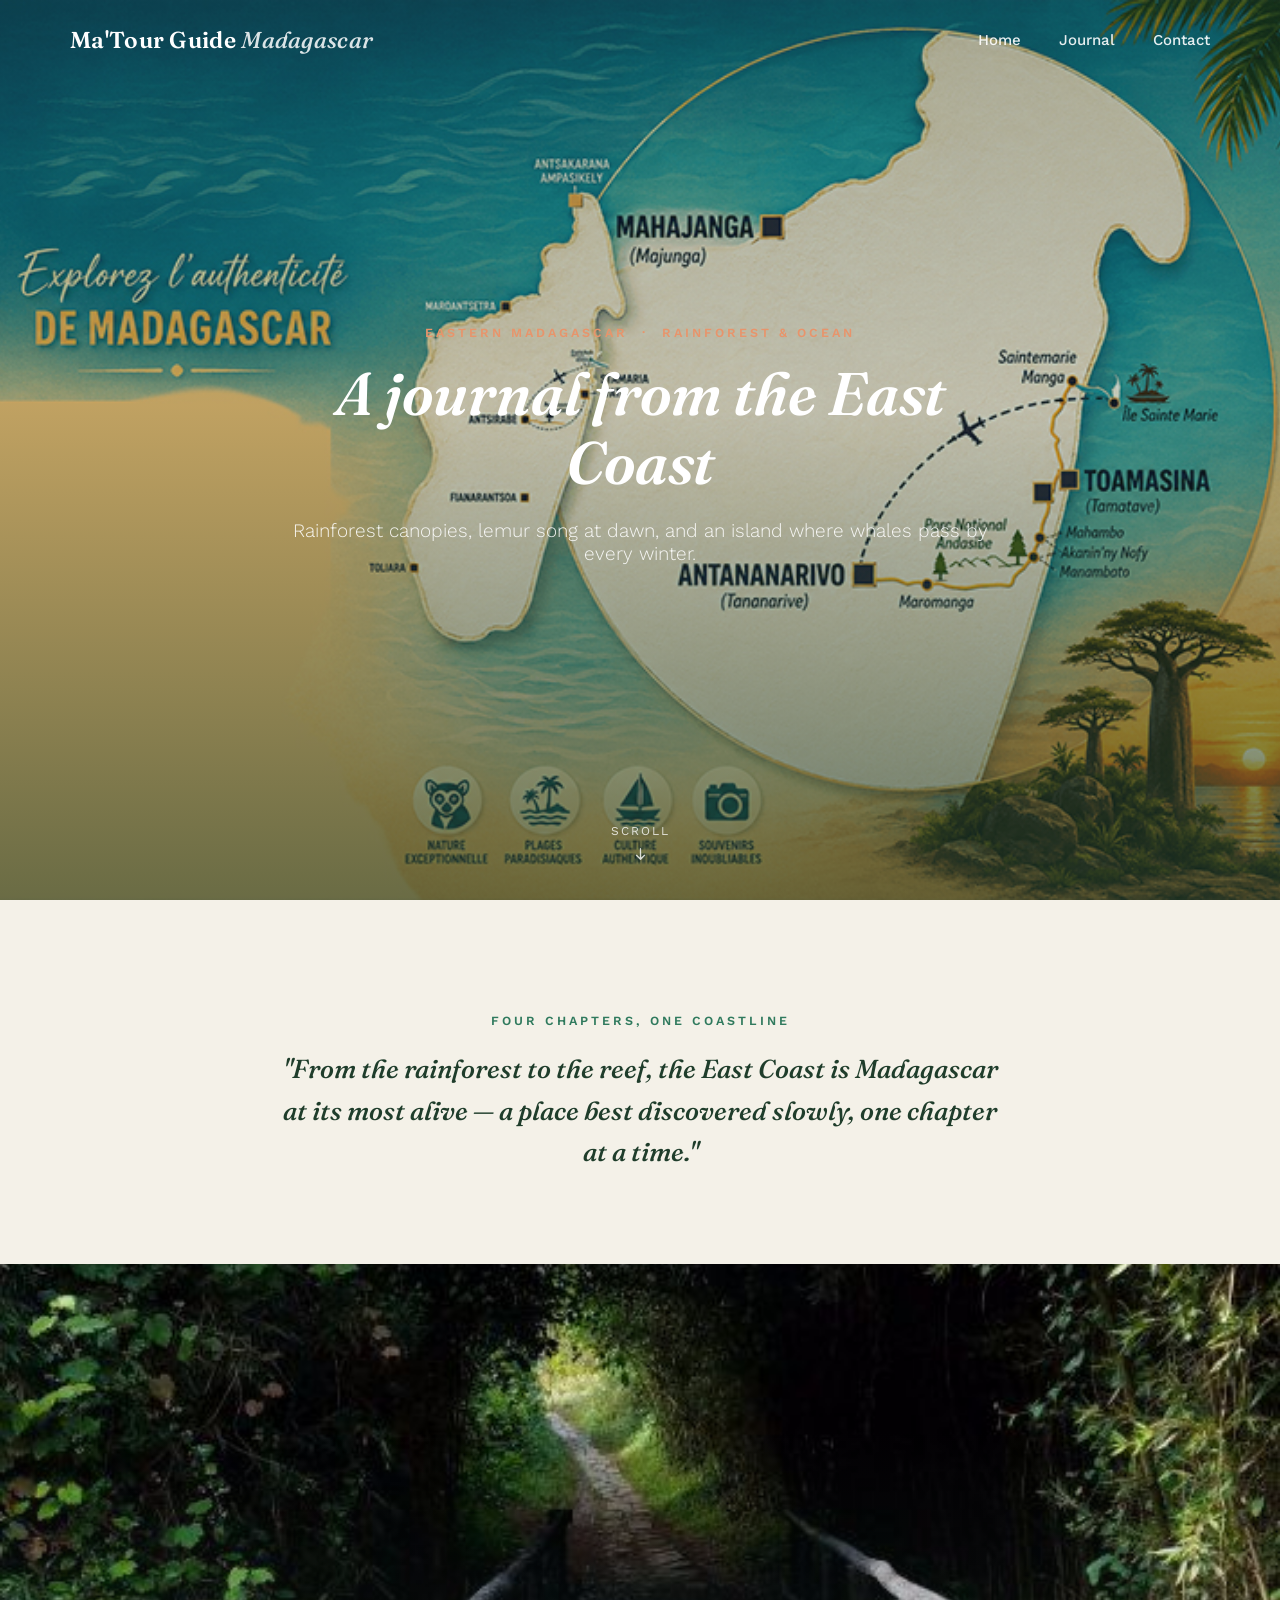
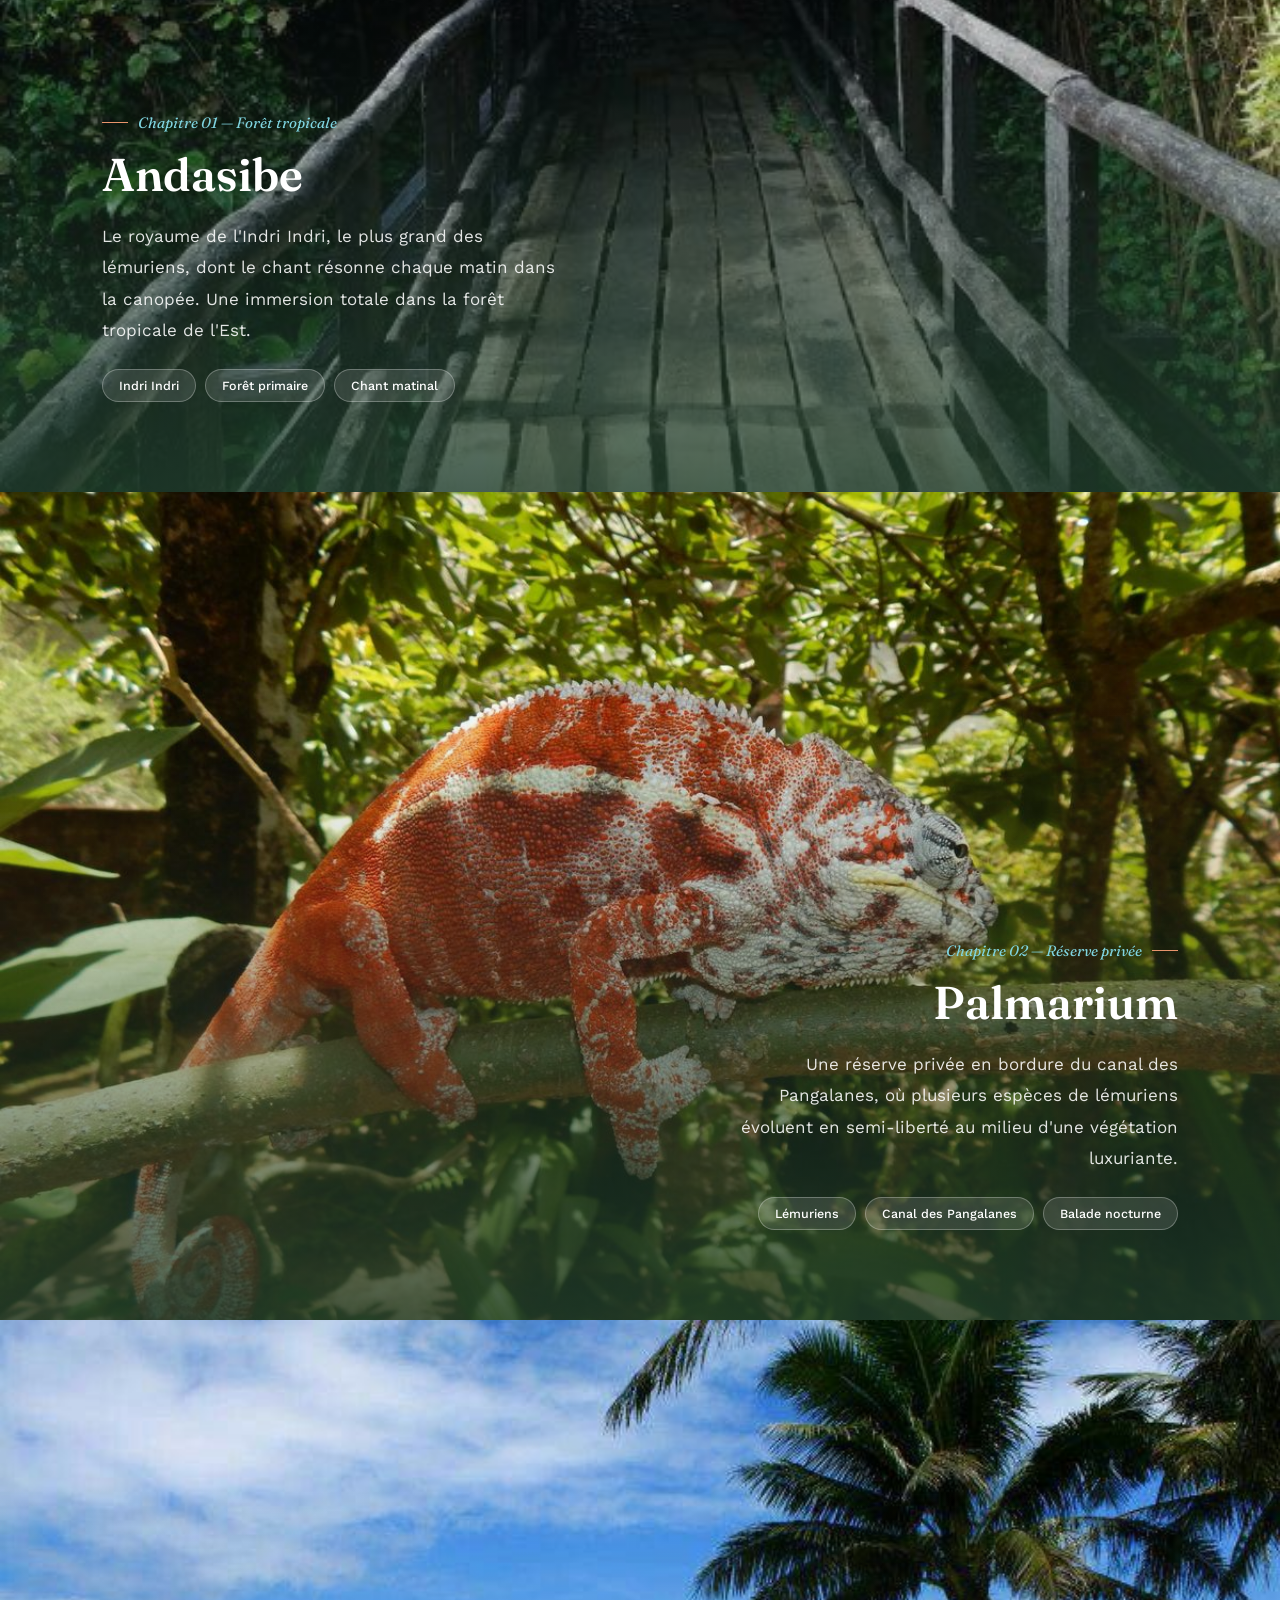
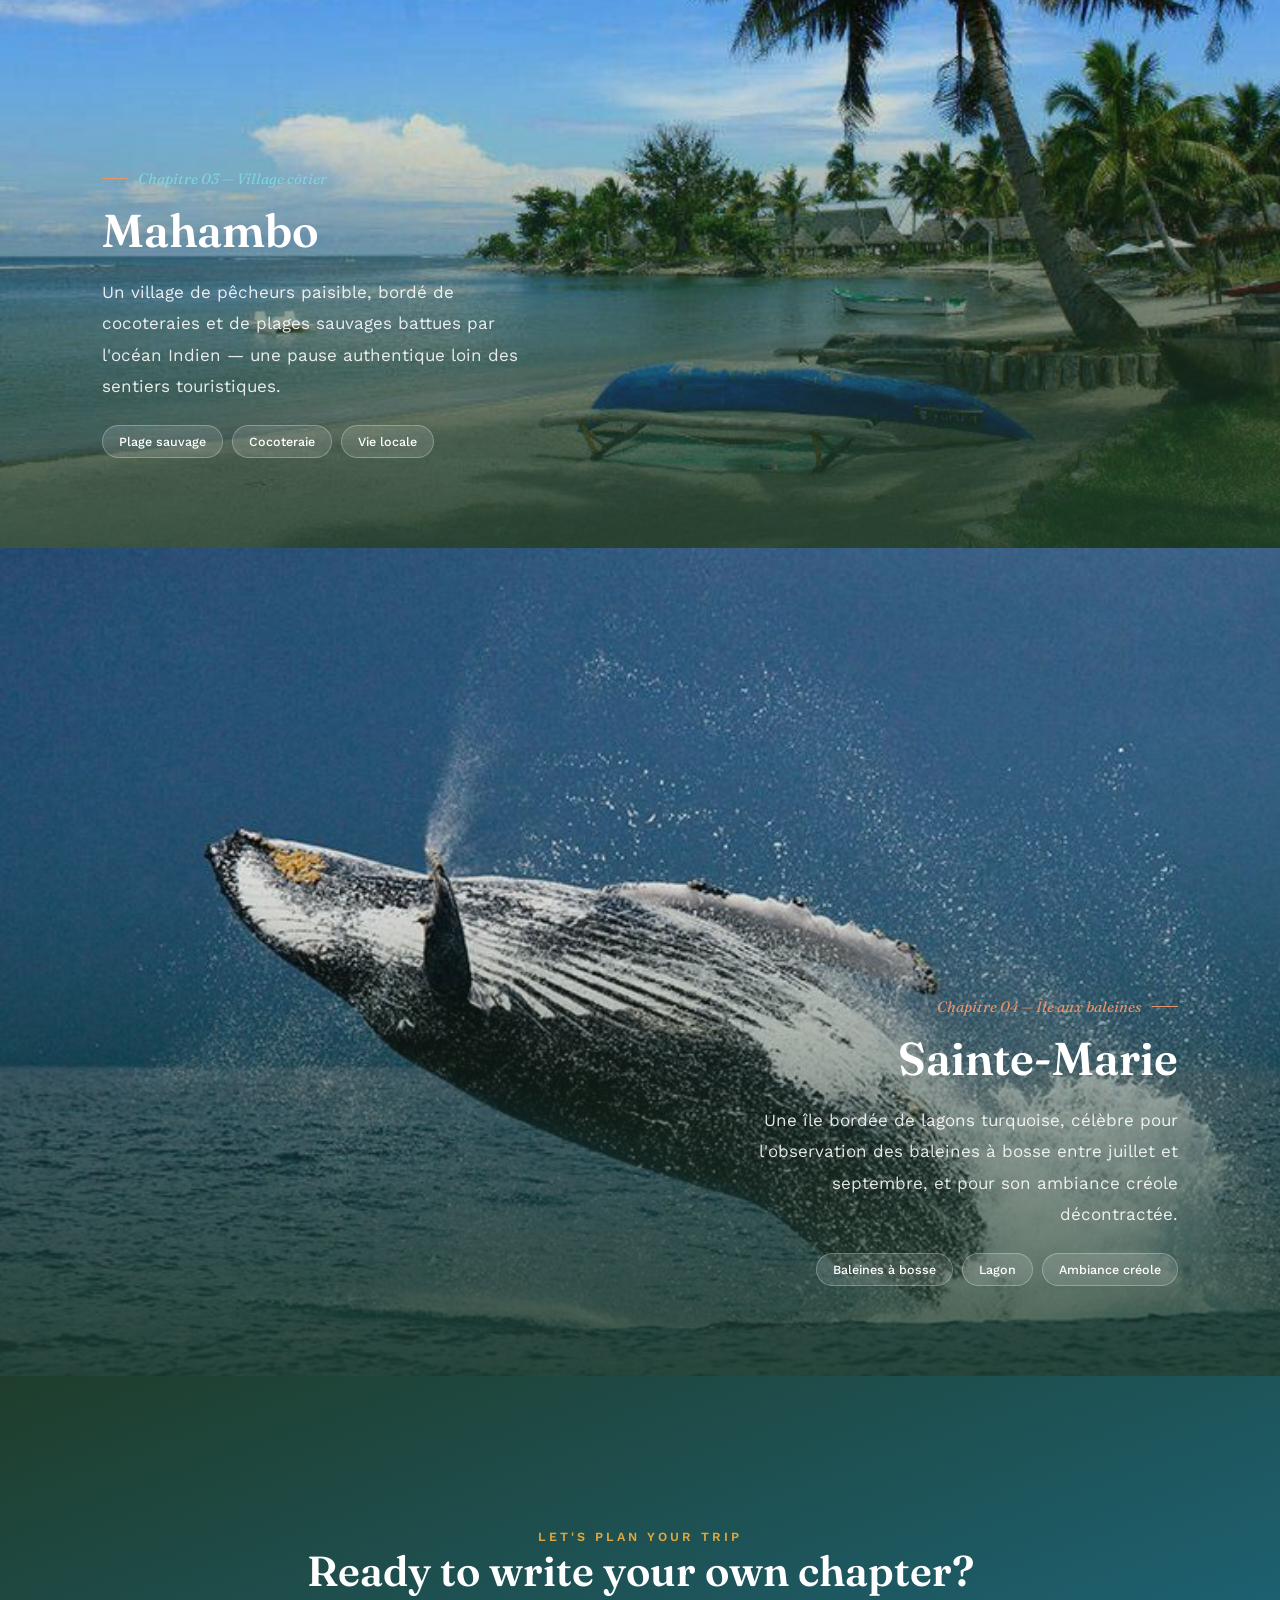
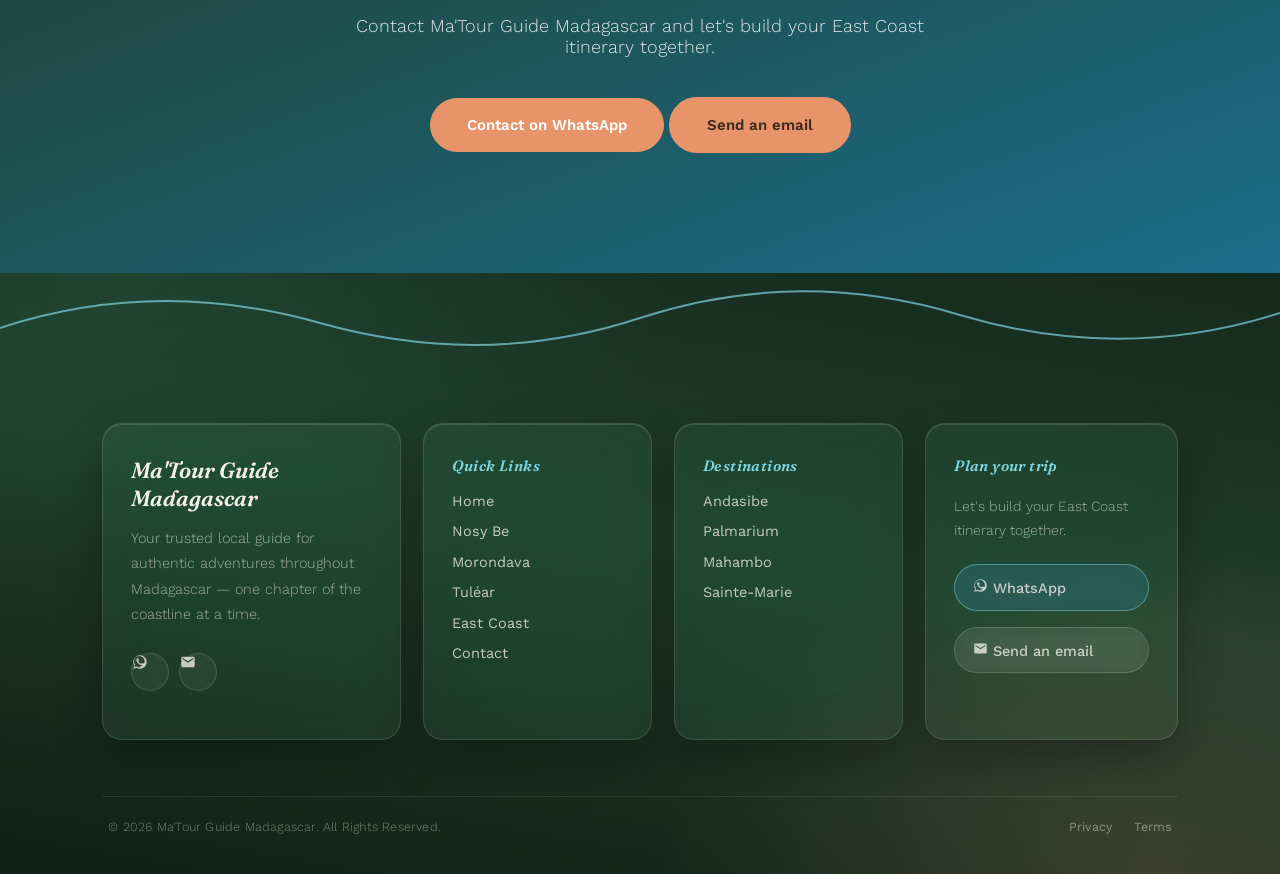
<file: east-coast.html>
<!DOCTYPE html>
<html lang="en">

<head>

    <meta charset="UTF-8">

    <meta name="viewport" content="width=device-width, initial-scale=1.0">

    <title>East Coast Madagascar | Ma'Tour Guide Madagascar</title>

    <meta name="description"
        content="Discover Madagascar's East Coast with Ma'Tour Guide Madagascar: Andasibe, Palmarium, Mahambo and Sainte-Marie island.">

    <link rel="stylesheet" href="base.css">
    <link rel="stylesheet" href="east-coast.css">

    <link rel="preconnect" href="https://fonts.googleapis.com">

    <link rel="preconnect" href="https://fonts.gstatic.com" crossorigin>

    <link href="https://fonts.googleapis.com/css2?family=Fraunces:ital,opsz,wght@0,9..144,300;0,9..144,500;0,9..144,600;0,9..144,700;1,9..144,500;1,9..144,600&family=Work+Sans:wght@300;400;500;600;700&display=swap"
        rel="stylesheet">

</head>

<body>

<!-- ==========================================
     HEADER
========================================== -->

<header id="navbar">

    <div class="logo">
        Ma'Tour&nbsp;Guide <span>Madagascar</span>
    </div>

    <input type="checkbox" id="nav-toggle" class="nav-toggle">
    <label for="nav-toggle" class="nav-burger" aria-label="Open menu">
        <span></span>
    </label>

    <nav>

        <a href="index.html">Home</a>

        <a href="#journal">Journal</a>

        <a href="#contact">Contact</a>

    </nav>

</header>

<!-- ==========================================
     HERO
========================================== -->

<section class="journal-hero">

    <div class="journal-hero-scrim"></div>

    <div class="journal-hero-content">

        <span class="eyebrow">Eastern&nbsp;Madagascar &nbsp;·&nbsp; Rainforest &amp; Ocean</span>

        <h1>A journal from the East Coast</h1>

        <p>
            Rainforest canopies, lemur song at dawn, and an island where
            whales pass by every winter.
        </p>

    </div>

    <div class="scroll-cue">
        <span>Scroll</span>
        <svg viewBox="0 0 24 24" fill="none" stroke="currentColor" stroke-width="2" stroke-linecap="round" stroke-linejoin="round" aria-hidden="true">
            <path d="M12 4 L12 20 M6 14 L12 20 L18 14"></path>
        </svg>
    </div>

</section>

<!-- ==========================================
     INTRO
========================================== -->

<section class="journal-intro">

    <span class="eyebrow">Four chapters, one coastline</span>

    <p>
        "From the rainforest to the reef, the East Coast is Madagascar
        at its most alive — a place best discovered slowly, one chapter
        at a time."
    </p>

</section>

<!-- ==========================================
     CHAPITRES
========================================== -->

<div id="journal">

    <!-- CHAPITRE 01 — Andasibe -->
    <section class="chapter accent-ocean">

        <div class="chapter-media">
            <img src="images/east-coast/andasibe.jpg" alt="Andasibe rainforest">
        </div>

        <div class="chapter-panel">

            <span class="chapter-index">Chapitre 01 — Forêt tropicale</span>

            <h3>Andasibe</h3>

            <p>
                Le royaume de l'Indri Indri, le plus grand des lémuriens, dont
                le chant résonne chaque matin dans la canopée. Une immersion
                totale dans la forêt tropicale de l'Est.
            </p>

            <div class="chapter-tags">
                <span>Indri Indri</span>
                <span>Forêt primaire</span>
                <span>Chant matinal</span>
            </div>

        </div>

    </section>

    <!-- CHAPITRE 02 — Palmarium -->
    <section class="chapter accent-ocean">

        <div class="chapter-media">
            <img src="images/east-coast/palmarium.jpg" alt="Palmarium reserve">
        </div>

        <div class="chapter-panel">

            <span class="chapter-index">Chapitre 02 — Réserve privée</span>

            <h3>Palmarium</h3>

            <p>
                Une réserve privée en bordure du canal des Pangalanes, où
                plusieurs espèces de lémuriens évoluent en semi-liberté au
                milieu d'une végétation luxuriante.
            </p>

            <div class="chapter-tags">
                <span>Lémuriens</span>
                <span>Canal des Pangalanes</span>
                <span>Balade nocturne</span>
            </div>

        </div>

    </section>

    <!-- CHAPITRE 03 — Mahambo -->
    <section class="chapter accent-ocean">

        <div class="chapter-media">
            <img src="images/east-coast/mahambo.jpg" alt="Mahambo beach village">
        </div>

        <div class="chapter-panel">

            <span class="chapter-index">Chapitre 03 — Village côtier</span>

            <h3>Mahambo</h3>

            <p>
                Un village de pêcheurs paisible, bordé de cocoteraies et de
                plages sauvages battues par l'océan Indien — une pause
                authentique loin des sentiers touristiques.
            </p>

            <div class="chapter-tags">
                <span>Plage sauvage</span>
                <span>Cocoteraie</span>
                <span>Vie locale</span>
            </div>

        </div>

    </section>

    <!-- CHAPITRE 04 — Sainte-Marie -->
    <section class="chapter accent-coral">

        <div class="chapter-media">
            <img src="images/east-coast/saintemarie.jpg" alt="Sainte-Marie island">
        </div>

        <div class="chapter-panel">

            <span class="chapter-index">Chapitre 04 — Île aux baleines</span>

            <h3>Sainte-Marie</h3>

            <p>
                Une île bordée de lagons turquoise, célèbre pour l'observation
                des baleines à bosse entre juillet et septembre, et pour son
                ambiance créole décontractée.
            </p>

            <div class="chapter-tags">
                <span>Baleines à bosse</span>
                <span>Lagon</span>
                <span>Ambiance créole</span>
            </div>

        </div>

    </section>

</div>

<!-- ==========================================
     CONTACT
========================================== -->

<section class="journal-contact" id="contact">

    <span class="eyebrow eyebrow-light">Let's plan your trip</span>

    <h2>Ready to write your own chapter?</h2>

    <p>
        Contact Ma'Tour Guide Madagascar and let's build your East Coast
        itinerary together.
    </p>

    <div class="contact-buttons">

        <a href="https://wa.me/261342278490" class="btn">Contact on WhatsApp</a>

        <a href="mailto:matourguidemadagascar@gmail.com" class="btn btn-outline">Send an email</a>

    </div>

</section>

<!-- ==========================================
     FOOTER — GLASSMORPHISM
========================================== -->

<footer class="footer-glass">

    <svg class="footer-swell" viewBox="0 0 1440 90" preserveAspectRatio="none" aria-hidden="true">
        <path d="M0,55 C 120,20 240,20 360,50 C 480,80 600,80 720,45 C 840,10 960,10 1080,42 C 1200,74 1320,74 1440,40"
              fill="none" stroke="url(#swellGrad)" stroke-width="2" stroke-linecap="round"/>
        <defs>
            <linearGradient id="swellGrad" x1="0" y1="0" x2="1440" y2="0">
                <stop offset="0%" stop-color="#7FD4E0" stop-opacity="0.7"/>
                <stop offset="55%" stop-color="#2F7A5D" stop-opacity="0.55"/>
                <stop offset="100%" stop-color="#E8946B" stop-opacity="0.65"/>
            </linearGradient>
        </defs>
    </svg>

    <div class="footer-glass-container">

        <div class="footer-glass-panel footer-brand">
            <h3>Ma'Tour&nbsp;Guide Madagascar</h3>
            <p>Your trusted local guide for authentic adventures throughout Madagascar — one chapter of the coastline at a time.</p>
            <div class="footer-social">
                <a href="https://wa.me/261342278490" aria-label="WhatsApp">
                    <svg viewBox="0 0 24 24"><path d="M17.5 14.4c-.3-.1-1.7-.9-2-1-.3-.1-.5-.1-.6.1-.2.3-.7 1-.9 1.2-.2.2-.3.2-.6.1-.3-.1-1.2-.5-2.3-1.5-.9-.8-1.4-1.8-1.6-2.1-.2-.3 0-.4.1-.6.1-.1.3-.3.4-.5.1-.1.2-.3.3-.5.1-.2 0-.4 0-.5 0-.1-.6-1.5-.8-2-.2-.5-.4-.5-.6-.5h-.5c-.2 0-.5.1-.7.3-.3.3-1 1-1 2.4s1 2.8 1.2 3c.1.2 2 3.1 5 4.3.7.3 1.2.5 1.7.6.7.2 1.3.2 1.8.1.5-.1 1.7-.7 2-1.4.2-.7.2-1.2.2-1.4-.1-.1-.3-.2-.6-.3z"/><path d="M12 2C6.5 2 2 6.5 2 12c0 1.8.5 3.6 1.4 5.1L2 22l5.1-1.3C8.5 21.6 10.2 22 12 22c5.5 0 10-4.5 10-10S17.5 2 12 2zm0 18.2c-1.6 0-3.2-.4-4.5-1.3l-.3-.2-3.4.9.9-3.3-.2-.3C3.4 14 3 12.5 3 11 3 6.6 6.6 3 11 3s8 3.6 8 8-3.6 8-8 8z"/></svg>
                </a>
                <a href="mailto:matourguidemadagascar@gmail.com" aria-label="Email">
                    <svg viewBox="0 0 24 24"><path d="M20 4H4a2 2 0 00-2 2v12a2 2 0 002 2h16a2 2 0 002-2V6a2 2 0 00-2-2zm0 4l-8 5-8-5V6l8 5 8-5v2z"/></svg>
                </a>
            </div>
        </div>

        <div class="footer-glass-panel footer-nav">
            <h4>Quick Links</h4>
            <a href="index.html">Home</a>
            <a href="nosybe.html">Nosy Be</a>
            <a href="morondava.html">Morondava</a>
            <a href="tulear.html">Tuléar</a>
            <a href="east-coast.html">East Coast</a>
            <a href="#contact">Contact</a>
        </div>

        <div class="footer-glass-panel footer-destinations">
            <h4>Destinations</h4>
            <span class="footer-static">Andasibe</span>
            <span class="footer-static">Palmarium</span>
            <span class="footer-static">Mahambo</span>
            <span class="footer-static">Sainte-Marie</span>
        </div>

        <div class="footer-glass-panel footer-contact-panel">
            <h4>Plan your trip</h4>
            <p>Let's build your East Coast itinerary together.</p>
            <a href="https://wa.me/261342278490" class="footer-glass-btn filled">
                <svg viewBox="0 0 24 24"><path d="M17.5 14.4c-.3-.1-1.7-.9-2-1-.3-.1-.5-.1-.6.1-.2.3-.7 1-.9 1.2-.2.2-.3.2-.6.1-.3-.1-1.2-.5-2.3-1.5-.9-.8-1.4-1.8-1.6-2.1-.2-.3 0-.4.1-.6.1-.1.3-.3.4-.5.1-.1.2-.3.3-.5.1-.2 0-.4 0-.5 0-.1-.6-1.5-.8-2-.2-.5-.4-.5-.6-.5h-.5c-.2 0-.5.1-.7.3-.3.3-1 1-1 2.4s1 2.8 1.2 3c.1.2 2 3.1 5 4.3.7.3 1.2.5 1.7.6.7.2 1.3.2 1.8.1.5-.1 1.7-.7 2-1.4.2-.7.2-1.2.2-1.4-.1-.1-.3-.2-.6-.3z"/><path d="M12 2C6.5 2 2 6.5 2 12c0 1.8.5 3.6 1.4 5.1L2 22l5.1-1.3C8.5 21.6 10.2 22 12 22c5.5 0 10-4.5 10-10S17.5 2 12 2zm0 18.2c-1.6 0-3.2-.4-4.5-1.3l-.3-.2-3.4.9.9-3.3-.2-.3C3.4 14 3 12.5 3 11 3 6.6 6.6 3 11 3s8 3.6 8 8-3.6 8-8 8z"/></svg>
                WhatsApp
            </a>
            <a href="mailto:matourguidemadagascar@gmail.com" class="footer-glass-btn">
                <svg viewBox="0 0 24 24"><path d="M20 4H4a2 2 0 00-2 2v12a2 2 0 002 2h16a2 2 0 002-2V6a2 2 0 00-2-2zm0 4l-8 5-8-5V6l8 5 8-5v2z"/></svg>
                Send an email
            </a>
        </div>

    </div>

    <div class="footer-bottom-glass">
        <p>© 2026 Ma'Tour Guide Madagascar. All Rights Reserved.</p>
        <div class="footer-bottom-links">
            <a href="#">Privacy</a>
            <a href="#">Terms</a>
        </div>
    </div>

</footer>

<script>
    // Header background on scroll
    const nav = document.getElementById('navbar');
    const onScroll = () => nav.classList.toggle('scrolled', window.scrollY > 40);
    window.addEventListener('scroll', onScroll);
    onScroll();

    // Close mobile menu when a link is clicked
    document.querySelectorAll('nav a').forEach(link => {
        link.addEventListener('click', () => {
            document.getElementById('nav-toggle').checked = false;
        });
    });
    // Reveal chapter panels on scroll
    const chapterPanels = document.querySelectorAll('.chapter-panel');

    if (chapterPanels.length) {
        if ('IntersectionObserver' in window) {
            const chapterObserver = new IntersectionObserver((entries) => {
                entries.forEach((entry) => {
                    if (entry.isIntersecting) {
                        entry.target.classList.add('is-visible');
                        chapterObserver.unobserve(entry.target);
                    }
                });
            }, { threshold: 0.25 });

            chapterPanels.forEach((panel) => chapterObserver.observe(panel));
        } else {
            // Fallback for old browsers without IntersectionObserver
            chapterPanels.forEach((panel) => panel.classList.add('is-visible'));
        }
    }
</script>

<script src="script.js"></script>

</body>

</html>
</file>
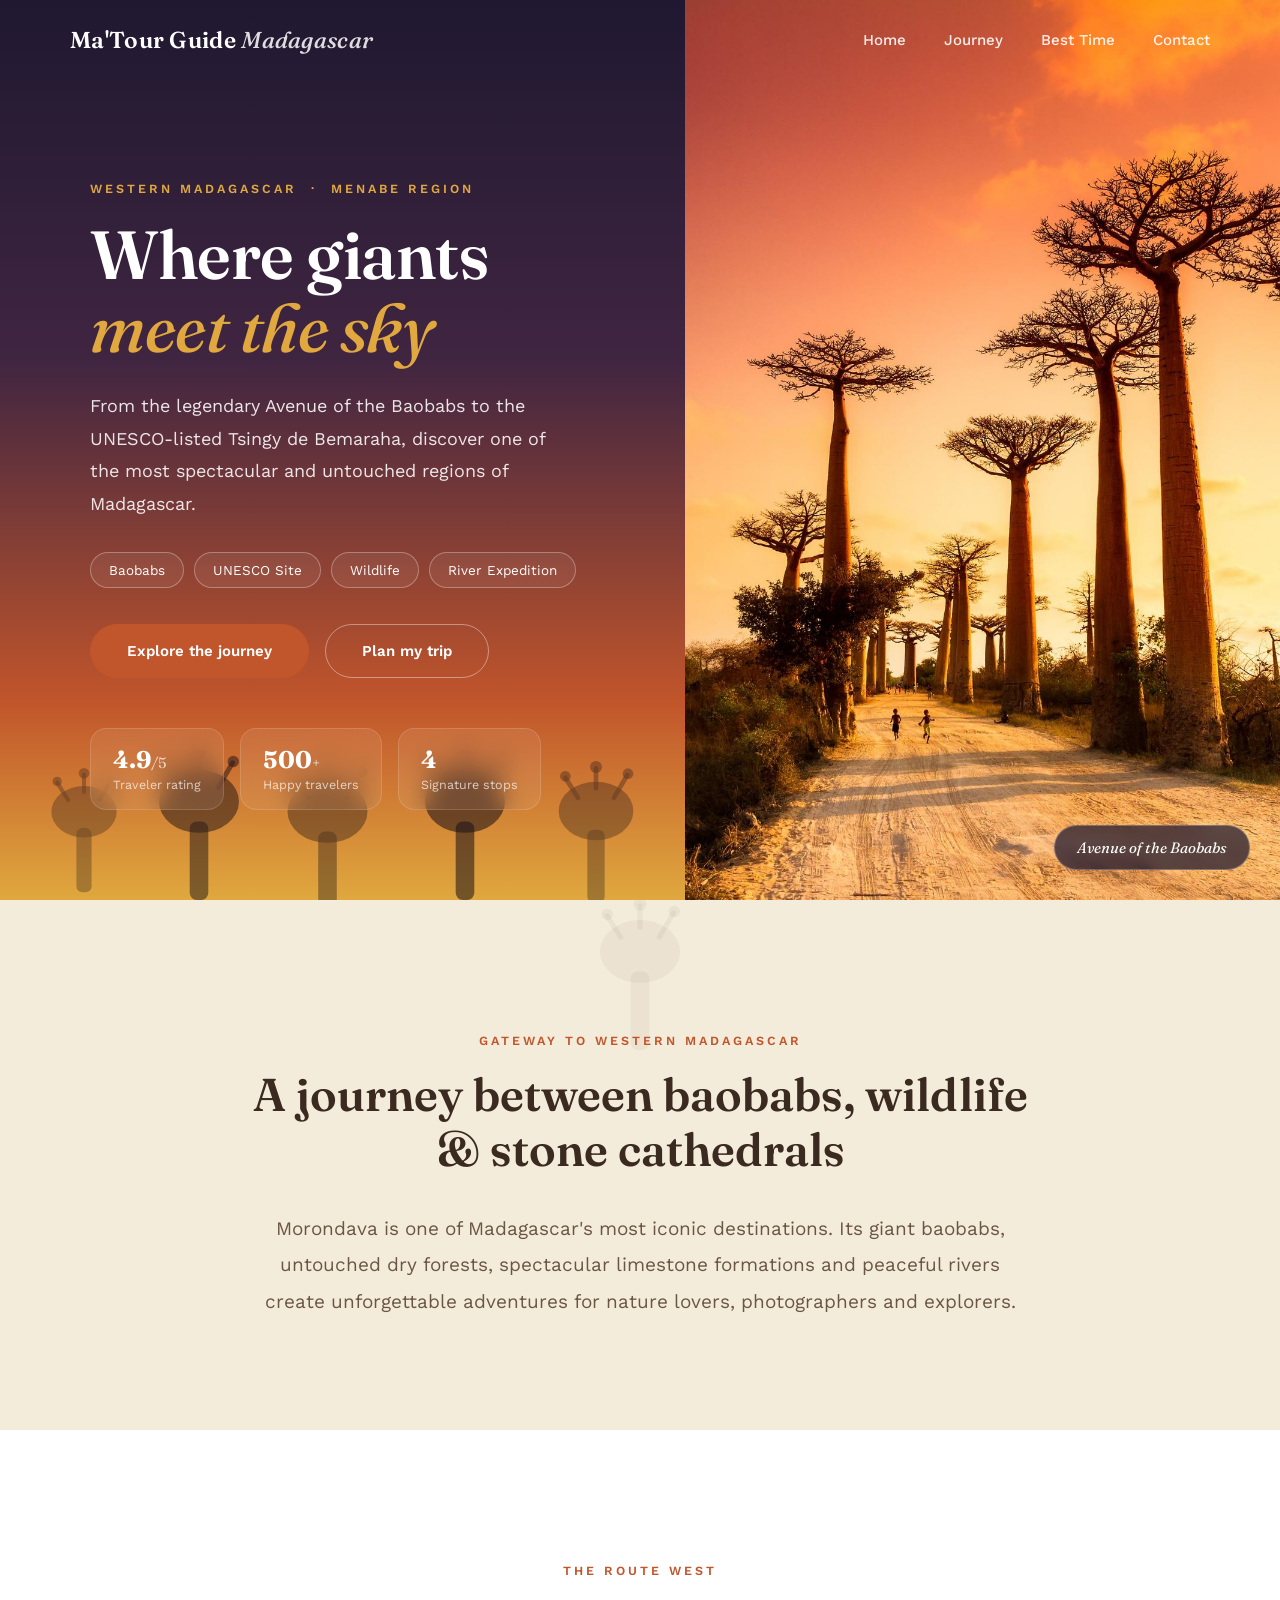
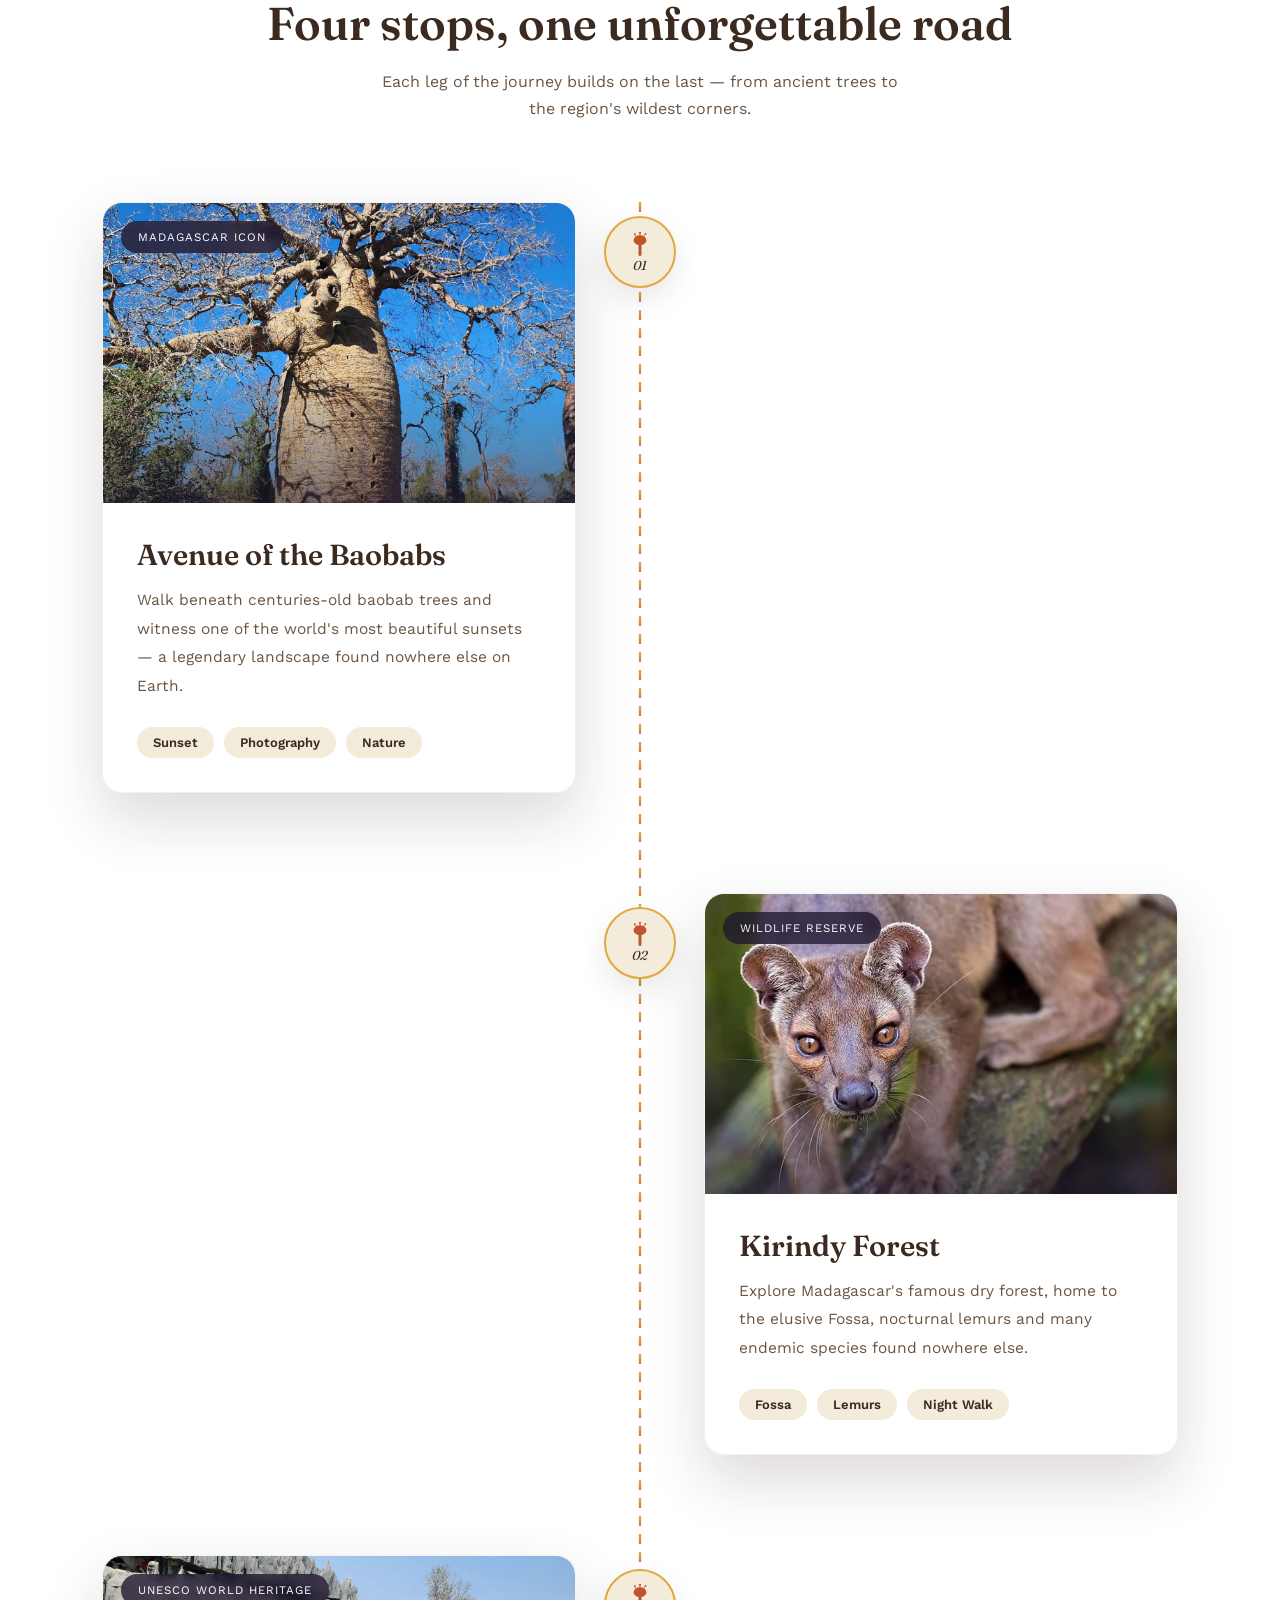
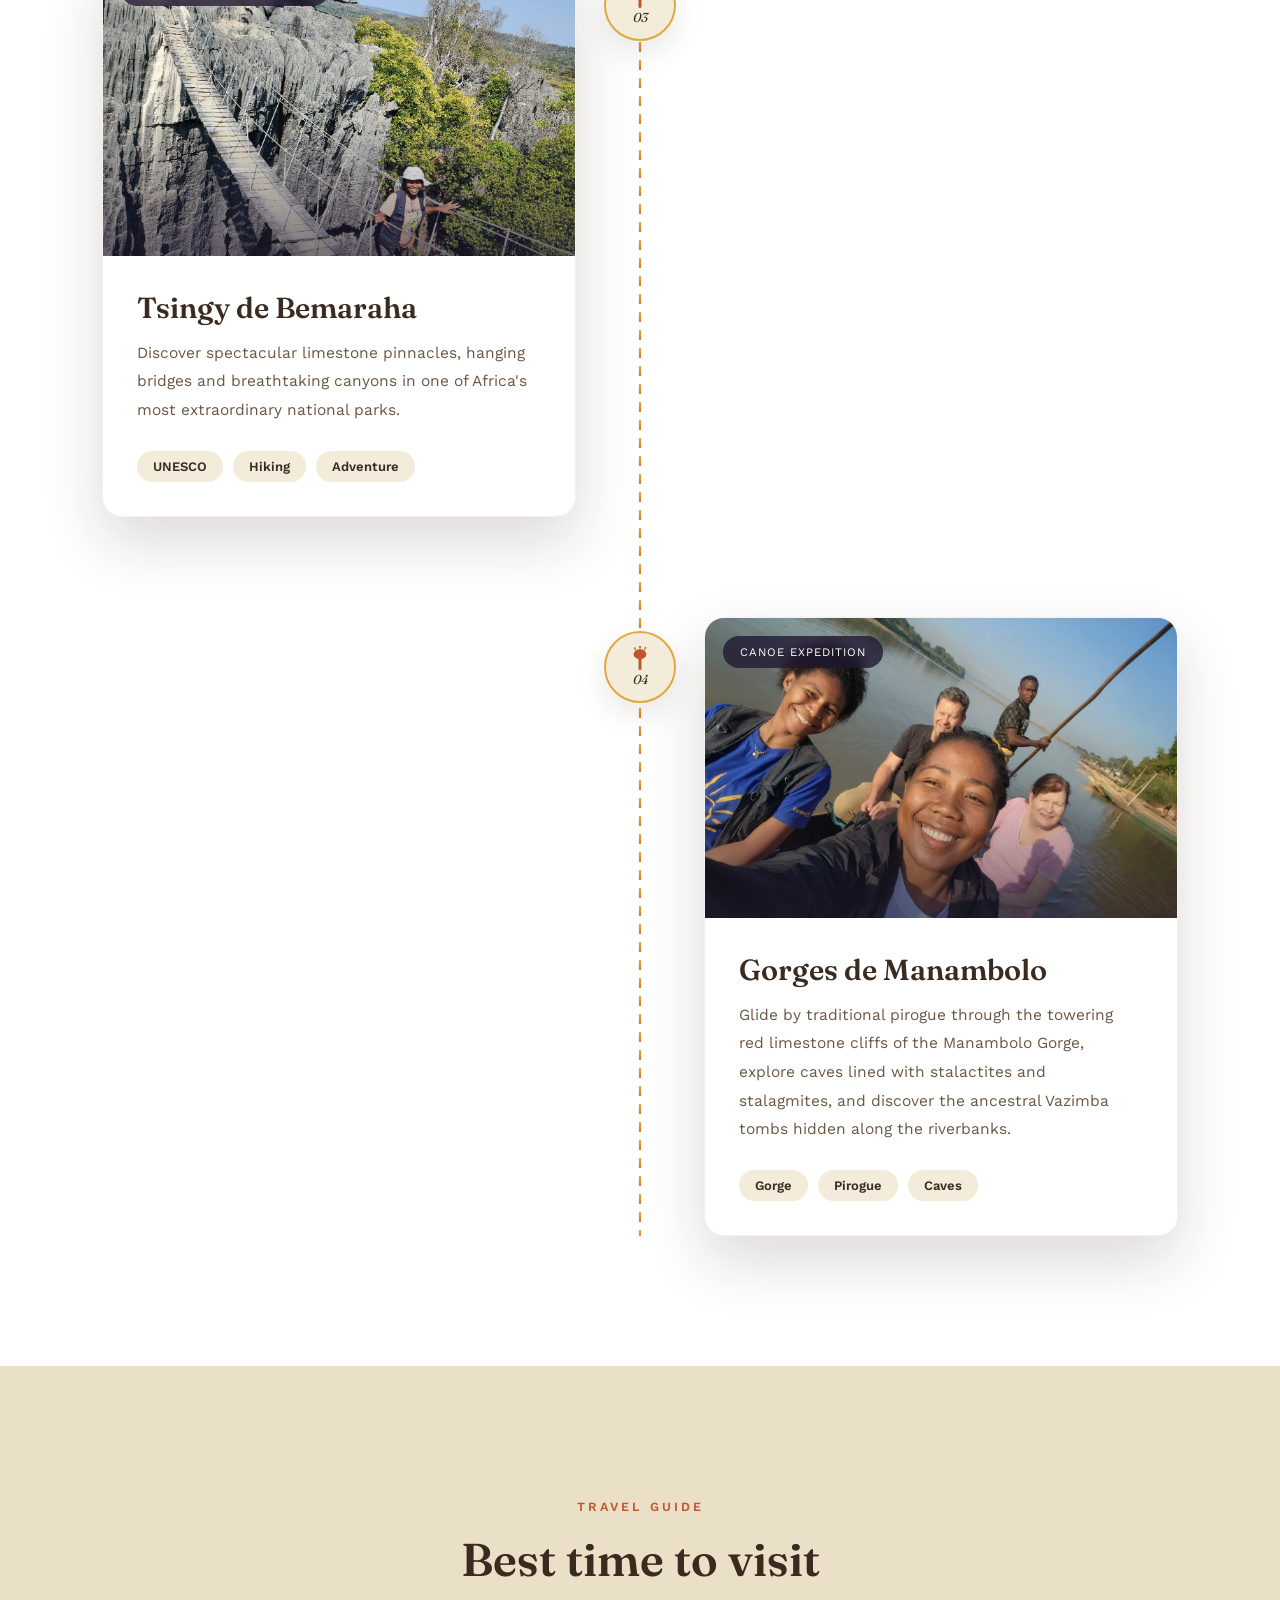
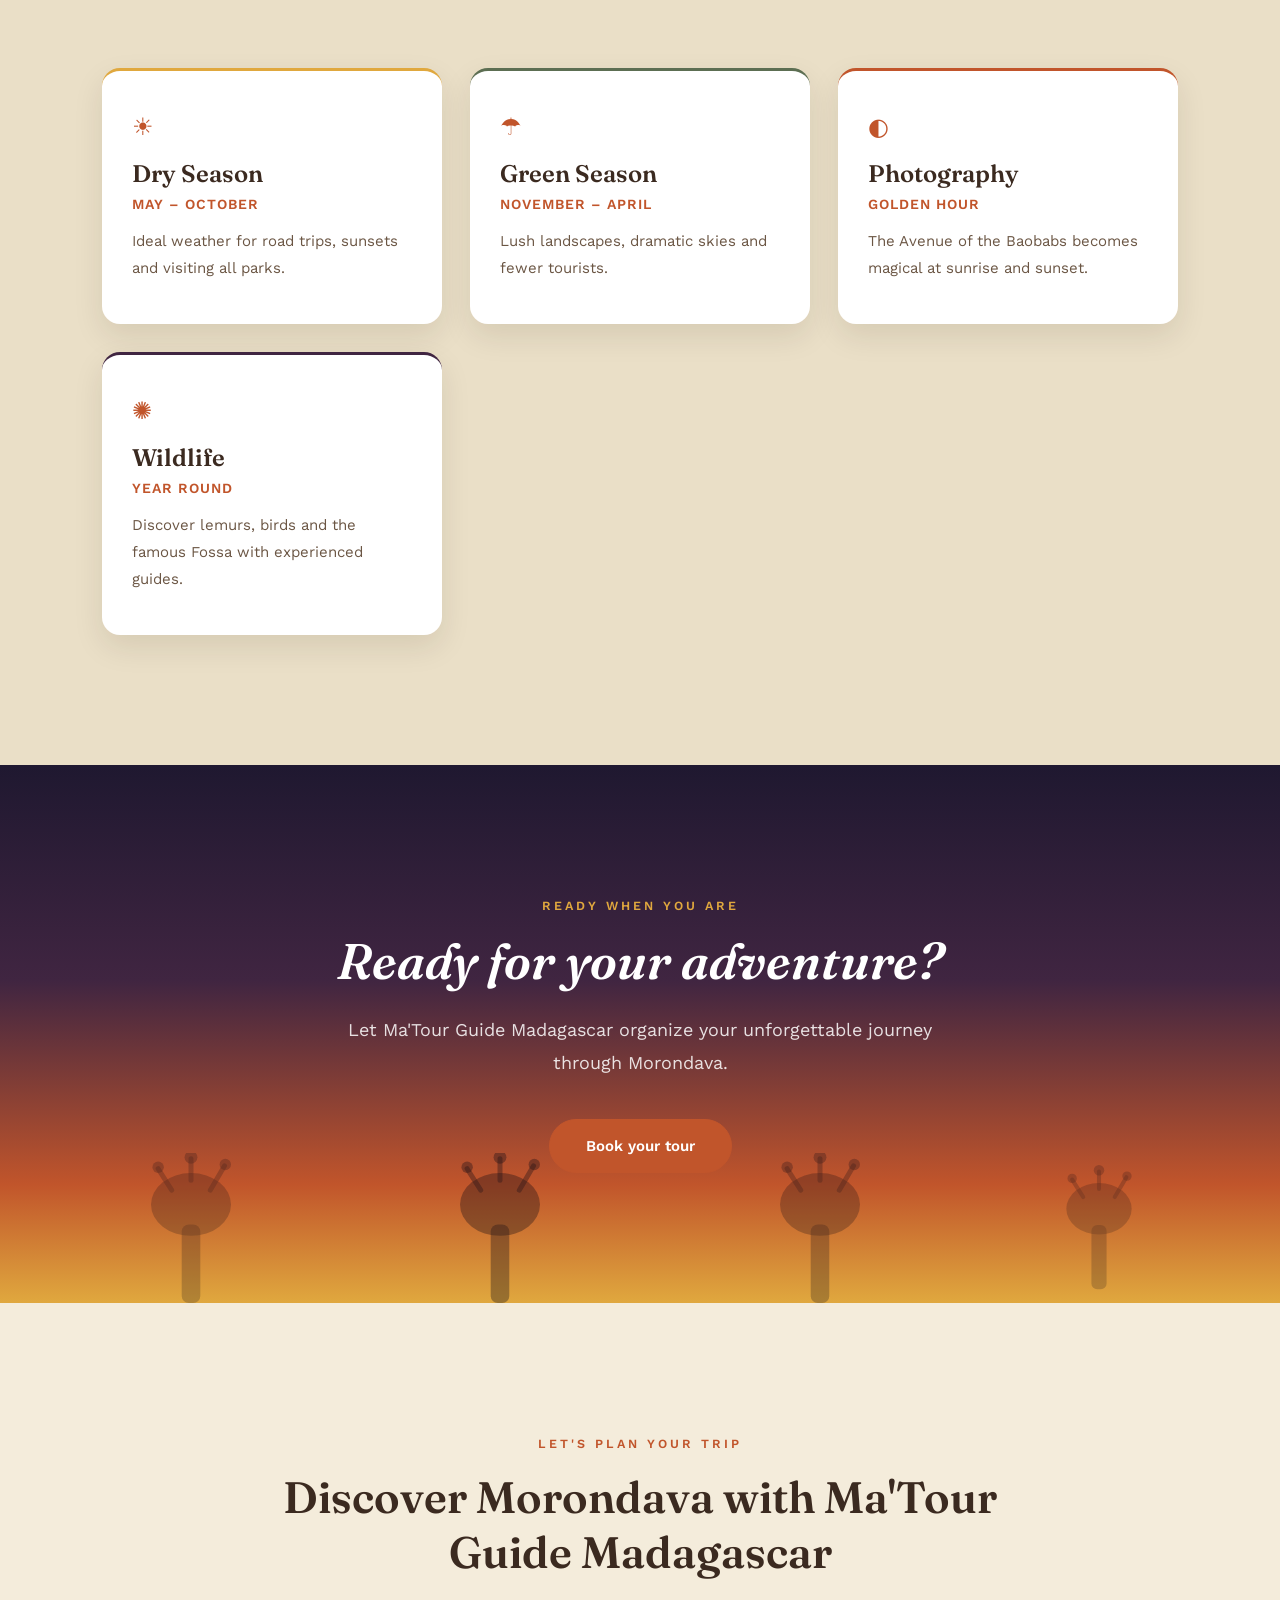
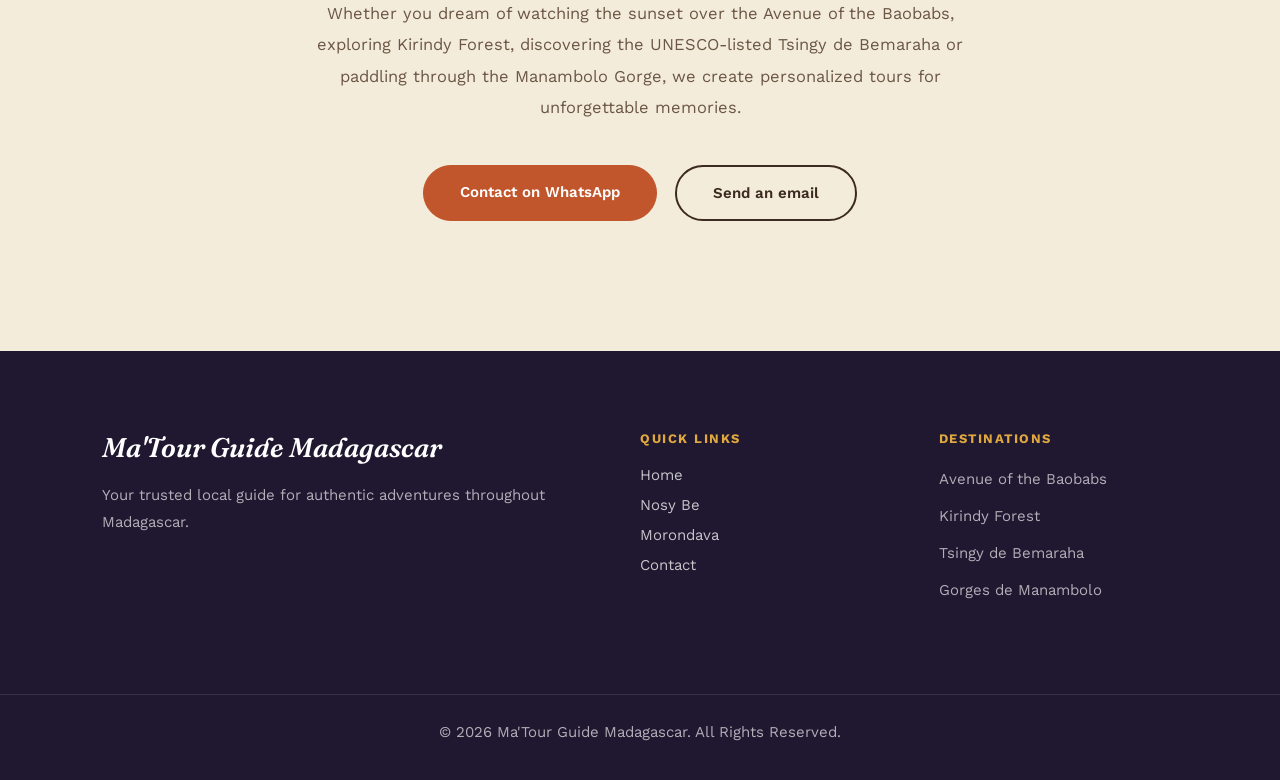
<file: morondava.html>
<!DOCTYPE html>
<html lang="en">

<head>

    <meta charset="UTF-8">

    <meta name="viewport" content="width=device-width, initial-scale=1.0">

    <title>Morondava Madagascar | Avenue des Baobabs, Tsingy de Bemaraha | Ma'Tour Guide</title>

    <meta name="description"
        content="Découvrez Morondava, l'Allée des Baobabs, la forêt de Kirindy, les Tsingy de Bemaraha et les gorges de Manambolo avec Ma'Tour Guide Madagascar. Discover Morondava's Avenue of the Baobabs, Kirindy Forest, Tsingy de Bemaraha and Manambolo Gorge.">

    <meta name="keywords" content="Morondava, Allée des Baobabs, Avenue of the Baobabs, Tsingy de Bemaraha, Kirindy, Madagascar voyage, Madagascar tourisme, circuit Madagascar">

    <link rel="canonical" href="https://matourguidemadagascar-ctrl.github.io/matourguide-madagascar/morondava.html">

    <!-- Open Graph (aperçu Facebook / WhatsApp) -->
    <meta property="og:type" content="website">
    <meta property="og:title" content="Morondava Madagascar | Allée des Baobabs & Tsingy de Bemaraha">
    <meta property="og:description" content="Découvrez l'Allée des Baobabs, la forêt de Kirindy et les Tsingy de Bemaraha avec Ma'Tour Guide Madagascar.">
    <meta property="og:image" content="https://matourguidemadagascar-ctrl.github.io/matourguide-madagascar/images/morondava/hero.jpg">
    <meta property="og:url" content="https://matourguidemadagascar-ctrl.github.io/matourguide-madagascar/morondava.html">
    <meta property="og:locale" content="fr_FR">
    <meta property="og:locale:alternate" content="en_US">

    <!-- Twitter Card -->
    <meta name="twitter:card" content="summary_large_image">
    <meta name="twitter:title" content="Morondava Madagascar | Allée des Baobabs">
    <meta name="twitter:description" content="Guide voyage : Allée des Baobabs, Kirindy, Tsingy de Bemaraha, Gorges de Manambolo.">
    <meta name="twitter:image" content="https://matourguidemadagascar-ctrl.github.io/matourguide-madagascar/images/morondava/hero.jpg">

    <!-- Favicon : adaptez le chemin si votre fichier a un autre nom -->
    <link rel="icon" href="favicon.ico">

    <link rel="stylesheet" href="base.css">
    <link rel="stylesheet" href="morondava.css">

    <link rel="preconnect" href="https://fonts.googleapis.com">

    <link rel="preconnect" href="https://fonts.gstatic.com" crossorigin>

    <link href="https://fonts.googleapis.com/css2?family=Fraunces:ital,opsz,wght@0,9..144,300;0,9..144,500;0,9..144,600;0,9..144,700;1,9..144,500;1,9..144,600&family=Work+Sans:wght@300;400;500;600;700&display=swap"
        rel="stylesheet">

    <!-- Données structurées Schema.org -->
    <script type="application/ld+json">
    {
      "@context": "https://schema.org",
      "@type": "TouristAttraction",
      "name": "Allée des Baobabs, Morondava",
      "alternateName": "Avenue of the Baobabs",
      "description": "L'Allée des Baobabs est l'une des attractions les plus célèbres de Madagascar, proche de Morondava.",
      "url": "https://matourguidemadagascar-ctrl.github.io/matourguide-madagascar/morondava.html",
      "image": "https://matourguidemadagascar-ctrl.github.io/matourguide-madagascar/images/morondava/hero.jpg",
      "address": {
        "@type": "PostalAddress",
        "addressLocality": "Morondava",
        "addressCountry": "MG"
      }
    }
    </script>

</head>

<body>

<!-- Reusable baobab silhouette sprite -->
<svg width="0" height="0" style="position:absolute" aria-hidden="true">
    <symbol id="baobab" viewBox="0 0 120 210">
        <line x1="60" y1="38" x2="60" y2="8" stroke="currentColor" stroke-width="7" stroke-linecap="round"/>
        <line x1="33" y1="52" x2="14" y2="22" stroke="currentColor" stroke-width="7" stroke-linecap="round"/>
        <line x1="87" y1="52" x2="107" y2="18" stroke="currentColor" stroke-width="7" stroke-linecap="round"/>
        <circle cx="60" cy="6" r="9" fill="currentColor"/>
        <circle cx="14" cy="20" r="8" fill="currentColor"/>
        <circle cx="108" cy="16" r="8" fill="currentColor"/>
        <ellipse cx="60" cy="72" rx="56" ry="44" fill="currentColor"/>
        <rect x="47" y="100" width="26" height="110" rx="10" fill="currentColor"/>
    </symbol>
</svg>

<!-- ==========================================
     HEADER
========================================== -->

<header id="navbar">

    <div class="logo">
        Ma'Tour&nbsp;Guide <span>Madagascar</span>
    </div>

    <input type="checkbox" id="nav-toggle" class="nav-toggle">
    <label for="nav-toggle" class="nav-burger" aria-label="Open menu">
        <span></span>
    </label>

    <nav>

        <a href="index.html">Home</a>

        <a href="#journey">Journey</a>

        <a href="#season">Best Time</a>

        <a href="#contact">Contact</a>

    </nav>

</header>

<!-- ==========================================
     HERO
========================================== -->

<section class="morondava-hero">

    <div class="hero-left">

        <div class="hero-baobabs" aria-hidden="true">
            <svg class="hb hb-1"><use href="#baobab"/></svg>
            <svg class="hb hb-2"><use href="#baobab"/></svg>
            <svg class="hb hb-3"><use href="#baobab"/></svg>
            <svg class="hb hb-4"><use href="#baobab"/></svg>
            <svg class="hb hb-5"><use href="#baobab"/></svg>
        </div>

        <div class="hero-copy">

            <span class="hero-top">Western&nbsp;Madagascar &nbsp;·&nbsp; Menabe Region</span>

            <h1>
                Where giants
                <em>meet the sky</em>
            </h1>

            <p>
                From the legendary Avenue of the Baobabs to the UNESCO-listed
                Tsingy de Bemaraha, discover one of the most spectacular
                and untouched regions of Madagascar.
            </p>

            <div class="hero-tags">
                <span>Baobabs</span>
                <span>UNESCO Site</span>
                <span>Wildlife</span>
                <span>River Expedition</span>
            </div>

            <div class="hero-actions">
                <a href="#journey" class="btn">Explore the journey</a>
                <a href="#contact" class="btn btn-ghost">Plan my trip</a>
            </div>

            <div class="hero-info">

                <div>
                    <strong>4.9<span>/5</span></strong>
                    <small>Traveler rating</small>
                </div>

                <div>
                    <strong>500<span>+</span></strong>
                    <small>Happy travelers</small>
                </div>

                <div>
                    <strong>4</strong>
                    <small>Signature stops</small>
                </div>

            </div>

        </div>

    </div>

    <div class="hero-right">

        <!-- Hero image: no lazy loading — it's the first thing visitors
             see, so it should start downloading immediately. -->
        <img src="images/morondava/hero.jpg"
            alt="Avenue of the Baobabs at sunset">

        <span class="hero-frame-label">Avenue&nbsp;of&nbsp;the&nbsp;Baobabs</span>

    </div>

</section>

<!-- ==========================================
     INTRO
========================================== -->

<section class="morondava-intro">

    <svg class="intro-watermark" aria-hidden="true"><use href="#baobab"/></svg>

    <div class="intro-title">

        <span class="eyebrow">Gateway to Western Madagascar</span>

        <h2>
            A journey between baobabs,
            wildlife &amp; stone cathedrals
        </h2>

    </div>

    <div class="intro-text">

        <p>

            Morondava is one of Madagascar's most iconic destinations.
            Its giant baobabs, untouched dry forests, spectacular limestone
            formations and peaceful rivers create unforgettable adventures
            for nature lovers, photographers and explorers.

        </p>

    </div>

</section>

<!-- ==========================================
     ROAD TRIP
========================================== -->

<section class="roadtrip" id="journey">

    <div class="section-heading">

        <span class="eyebrow">The route west</span>

        <h2>Four stops, one unforgettable road</h2>

        <p class="section-sub">Each leg of the journey builds on the last — from ancient trees to the region's wildest corners.</p>

    </div>

    <div class="timeline">

        <!-- STEP 01 -->

        <div class="timeline-item left">

            <div class="timeline-marker">
                <svg class="marker-icon"><use href="#baobab"/></svg>
                <span>01</span>
            </div>

            <div class="timeline-card">

                <span class="badge">Madagascar Icon</span>

                <div class="card-media">
                    <img src="images/morondava/baobabs.jpg" alt="Avenue of the Baobabs" loading="lazy">
                </div>

                <div class="card-content">

                    <h3>Avenue of the Baobabs</h3>

                    <p>
                        Walk beneath centuries-old baobab trees and witness
                        one of the world's most beautiful sunsets — a
                        legendary landscape found nowhere else on Earth.
                    </p>

                    <div class="card-tags">
                        <span>Sunset</span>
                        <span>Photography</span>
                        <span>Nature</span>
                    </div>

                </div>

            </div>

        </div>

        <!-- STEP 02 -->

        <div class="timeline-item right">

            <div class="timeline-marker">
                <svg class="marker-icon"><use href="#baobab"/></svg>
                <span>02</span>
            </div>

            <div class="timeline-card">

                <span class="badge">Wildlife Reserve</span>

                <div class="card-media">
                    <img src="images/morondava/kirindy.jpg" alt="Kirindy Forest" loading="lazy">
                </div>

                <div class="card-content">

                    <h3>Kirindy Forest</h3>

                    <p>
                        Explore Madagascar's famous dry forest, home to
                        the elusive Fossa, nocturnal lemurs and many
                        endemic species found nowhere else.
                    </p>

                    <div class="card-tags">
                        <span>Fossa</span>
                        <span>Lemurs</span>
                        <span>Night Walk</span>
                    </div>

                </div>

            </div>

        </div>

        <!-- STEP 03 -->

        <div class="timeline-item left">

            <div class="timeline-marker">
                <svg class="marker-icon"><use href="#baobab"/></svg>
                <span>03</span>
            </div>

            <div class="timeline-card">

                <span class="badge">UNESCO World Heritage</span>

                <div class="card-media">
                    <img src="images/morondava/tsingy.jpg" alt="Tsingy de Bemaraha" loading="lazy">
                </div>

                <div class="card-content">

                    <h3>Tsingy de Bemaraha</h3>

                    <p>
                        Discover spectacular limestone pinnacles, hanging
                        bridges and breathtaking canyons in one of Africa's
                        most extraordinary national parks.
                    </p>

                    <div class="card-tags">
                        <span>UNESCO</span>
                        <span>Hiking</span>
                        <span>Adventure</span>
                    </div>

                </div>

            </div>

        </div>

        <!-- STEP 04 -->

        <div class="timeline-item right">

            <div class="timeline-marker">
                <svg class="marker-icon"><use href="#baobab"/></svg>
                <span>04</span>
            </div>

            <div class="timeline-card">

                <span class="badge">Canoe Expedition</span>

                <div class="card-media">
                    <img src="images/morondava/manambolo.jpg" alt="Manambolo Gorge" loading="lazy">
                </div>

                <div class="card-content">

                    <h3>Gorges de Manambolo</h3>

                    <p>
                        Glide by traditional pirogue through the towering
                        red limestone cliffs of the Manambolo Gorge, explore
                        caves lined with stalactites and stalagmites, and
                        discover the ancestral Vazimba tombs hidden along
                        the riverbanks.
                    </p>

                    <div class="card-tags">
                        <span>Gorge</span>
                        <span>Pirogue</span>
                        <span>Caves</span>
                    </div>

                </div>

            </div>

        </div>

    </div>

</section>

<!-- ==========================================
     BEST TIME
========================================== -->

<section class="best-season" id="season">

    <div class="section-heading">

        <span class="eyebrow">Travel guide</span>

        <h2>Best time to visit</h2>

    </div>

    <div class="season-grid">

        <div class="season-card">
            <span class="season-mark">☀</span>
            <h3>Dry Season</h3>
            <h4>May – October</h4>
            <p>Ideal weather for road trips, sunsets and visiting all parks.</p>
        </div>

        <div class="season-card">
            <span class="season-mark">☂</span>
            <h3>Green Season</h3>
            <h4>November – April</h4>
            <p>Lush landscapes, dramatic skies and fewer tourists.</p>
        </div>

        <div class="season-card">
            <span class="season-mark">◐</span>
            <h3>Photography</h3>
            <h4>Golden Hour</h4>
            <p>The Avenue of the Baobabs becomes magical at sunrise and sunset.</p>
        </div>

        <div class="season-card">
            <span class="season-mark">✺</span>
            <h3>Wildlife</h3>
            <h4>Year Round</h4>
            <p>Discover lemurs, birds and the famous Fossa with experienced guides.</p>
        </div>

    </div>

</section>

<!-- ==========================================
     CALL TO ACTION
========================================== -->

<section class="cta">

    <div class="cta-baobabs" aria-hidden="true">
        <svg class="hb hb-1"><use href="#baobab"/></svg>
        <svg class="hb hb-2"><use href="#baobab"/></svg>
        <svg class="hb hb-3"><use href="#baobab"/></svg>
        <svg class="hb hb-4"><use href="#baobab"/></svg>
    </div>

    <div class="cta-content">

        <span class="eyebrow eyebrow-light">Ready when you are</span>

        <h2>Ready for your adventure?</h2>

        <p>
            Let Ma'Tour Guide Madagascar organize your unforgettable
            journey through Morondava.
        </p>

        <a href="#contact" class="btn">Book your tour</a>

    </div>

</section>

<!-- ==========================================
     CONTACT
========================================== -->

<section class="contact" id="contact">

    <div class="contact-container">

        <span class="eyebrow">Let's plan your trip</span>

        <h2>Discover Morondava with Ma'Tour Guide Madagascar</h2>

        <p>
            Whether you dream of watching the sunset over the Avenue of the
            Baobabs, exploring Kirindy Forest, discovering the UNESCO-listed
            Tsingy de Bemaraha or paddling through the Manambolo Gorge,
            we create personalized tours for unforgettable memories.
        </p>

        <div class="contact-buttons">

            <a href="https://wa.me/261342278490" class="btn">Contact on WhatsApp</a>

            <a href="mailto:matourguidemadagascar@gmail.com" class="btn btn-outline">Send an email</a>

        </div>

    </div>

</section>

<!-- ==========================================
     FOOTER
========================================== -->

<footer class="footer">

    <div class="footer-container">

        <div class="footer-logo">

            <h3>Ma'Tour Guide Madagascar</h3>

            <p>Your trusted local guide for authentic adventures throughout Madagascar.</p>

        </div>

        <div class="footer-links">

            <h4>Quick Links</h4>

            <a href="index.html">Home</a>

            <a href="nosybe.html">Nosy Be</a>

            <a href="morondava.html">Morondava</a>

            <a href="#contact">Contact</a>

        </div>

        <div class="footer-destinations">

            <h4>Destinations</h4>

            <p>Avenue of the Baobabs</p>

            <p>Kirindy Forest</p>

            <p>Tsingy de Bemaraha</p>

            <p>Gorges de Manambolo</p>

        </div>

    </div>

    <div class="footer-bottom">

        <p>© 2026 Ma'Tour Guide Madagascar. All Rights Reserved.</p>

    </div>

</footer>

<script>
    // Header background on scroll
    const nav = document.getElementById('navbar');
    const onScroll = () => nav.classList.toggle('scrolled', window.scrollY > 40);
    window.addEventListener('scroll', onScroll);
    onScroll();

    // Close mobile menu when a link is clicked
    document.querySelectorAll('nav a').forEach(link => {
        link.addEventListener('click', () => {
            document.getElementById('nav-toggle').checked = false;
        });
    });
</script>

<script src="script.js"></script>

</body>

</html>
</file>
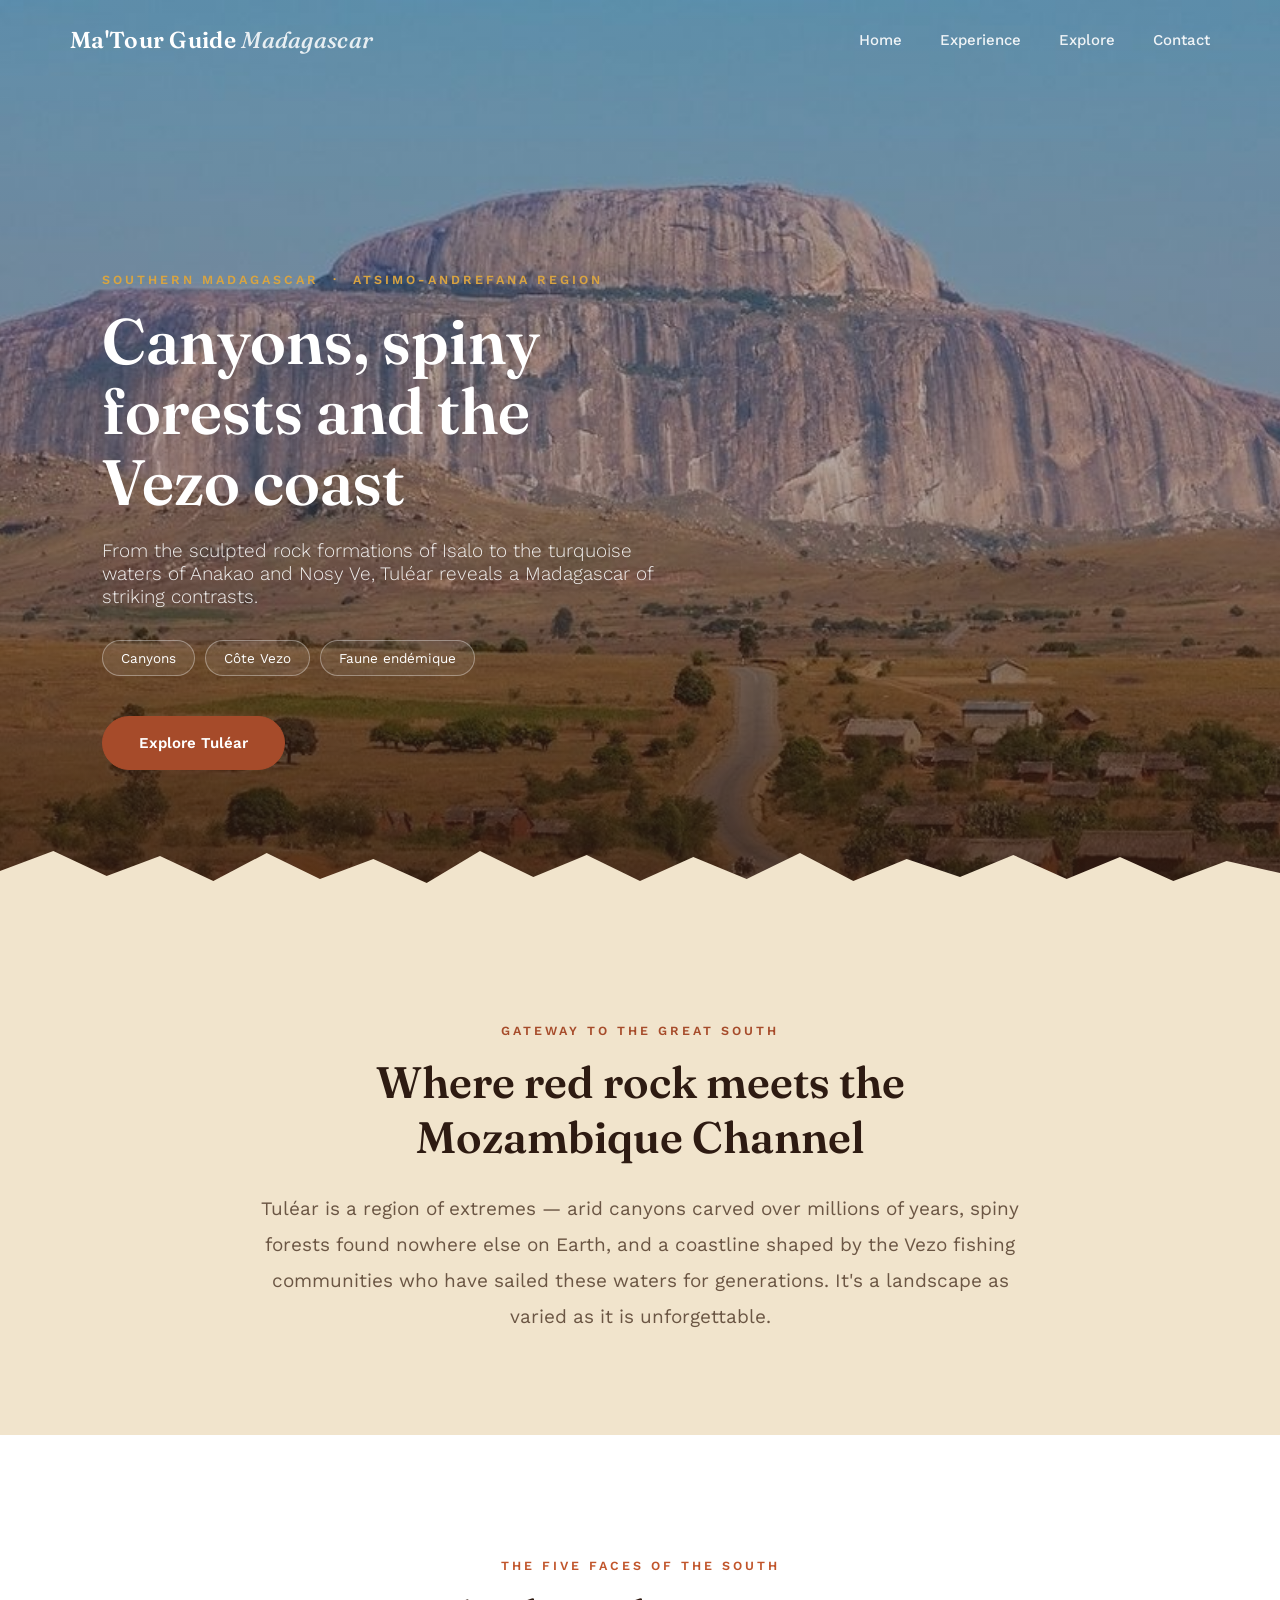
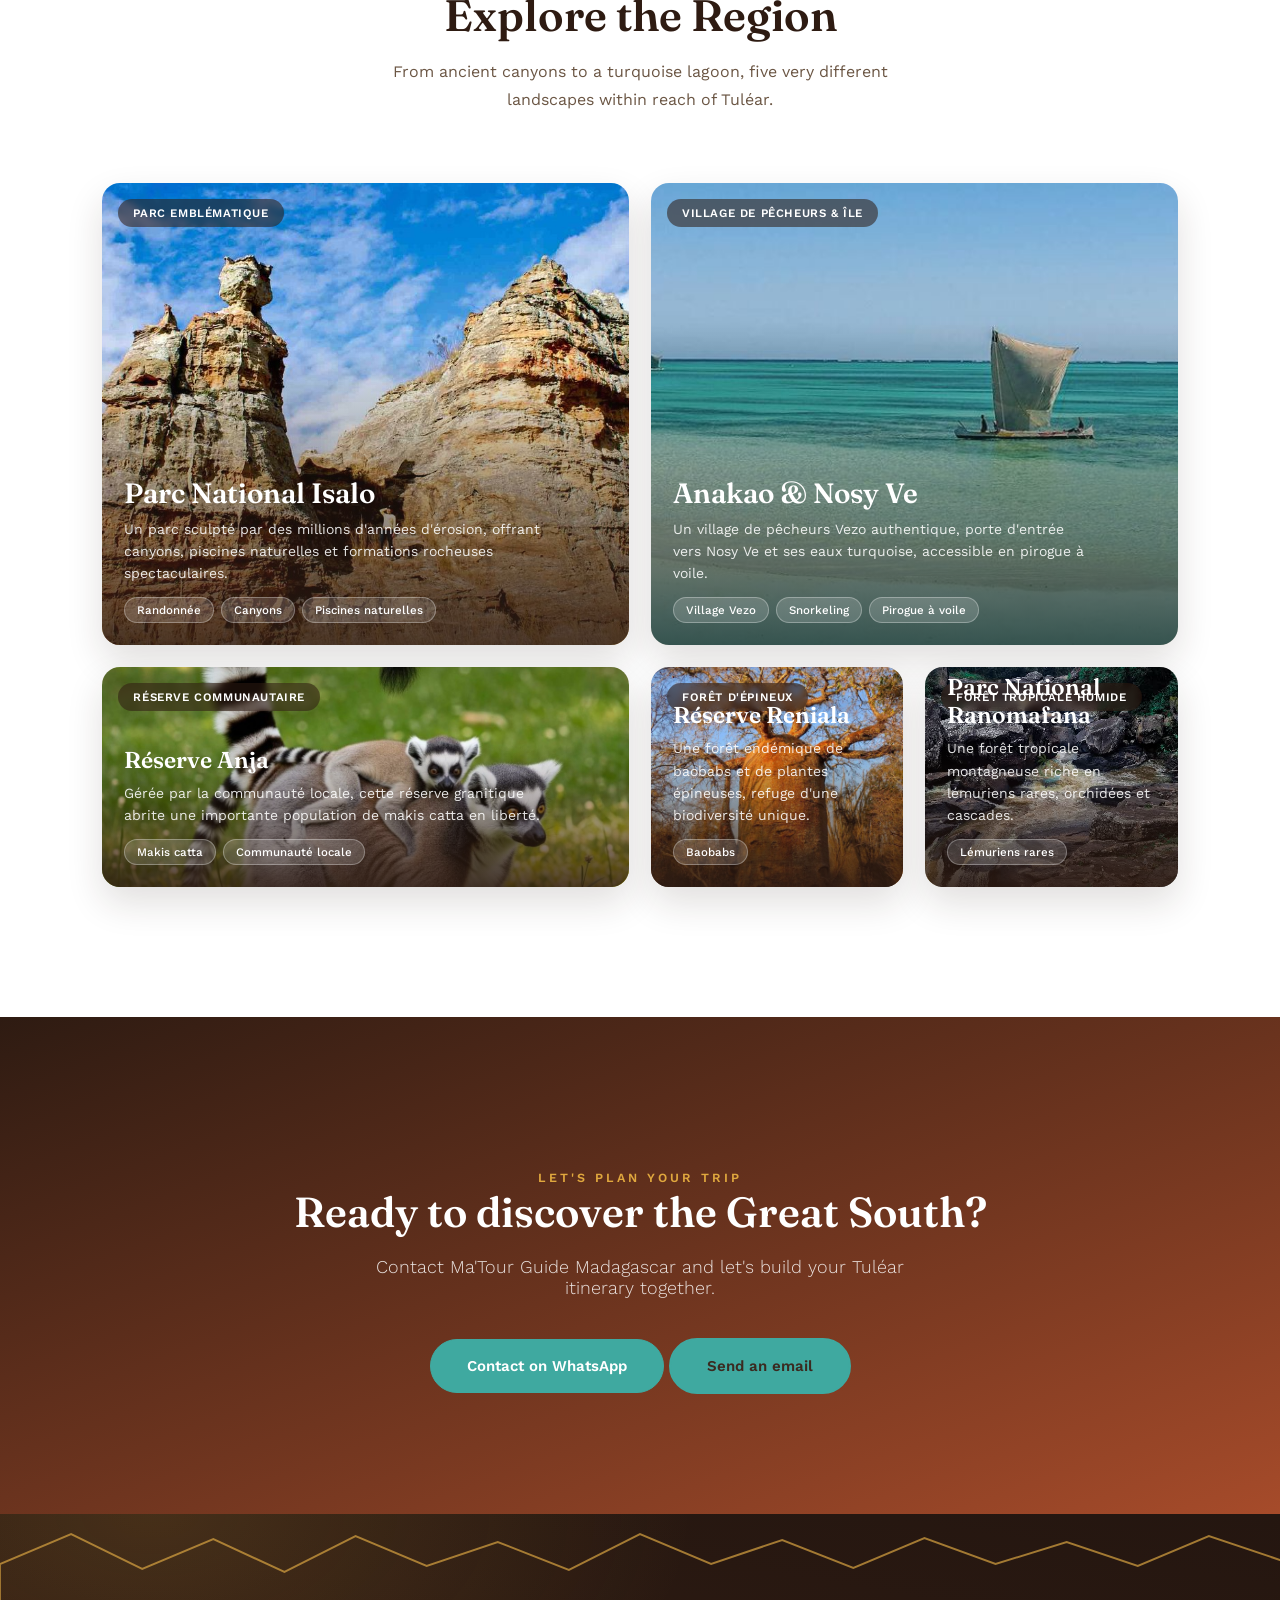
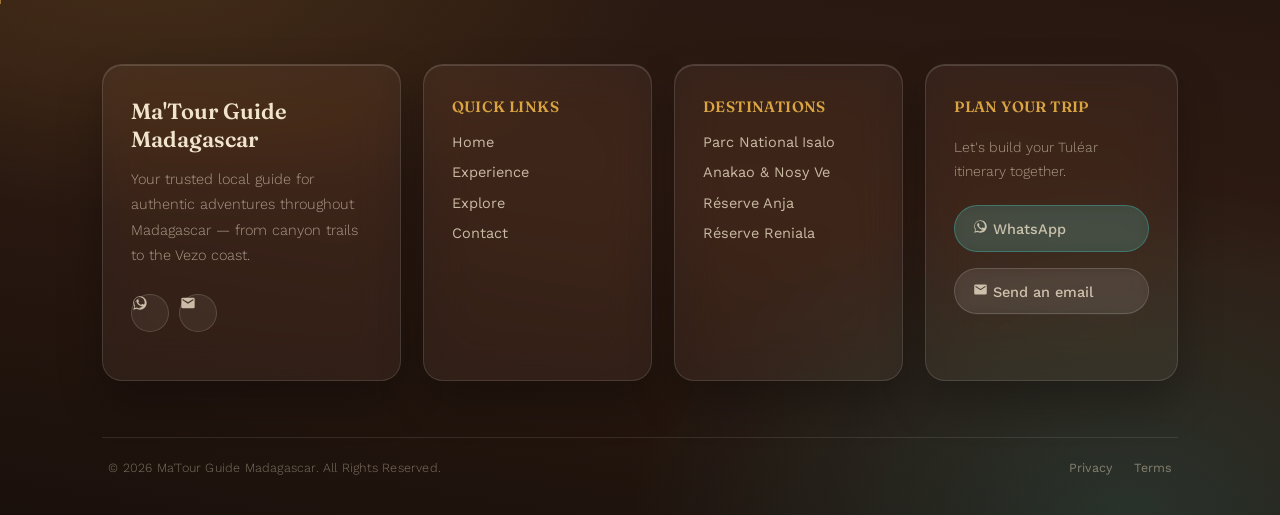
<file: tulear.html>
<!DOCTYPE html>
<html lang="en">

<head>

    <meta charset="UTF-8">

    <meta name="viewport" content="width=device-width, initial-scale=1.0">

    <title>Tuléar Madagascar | Ma'Tour Guide Madagascar</title>

    <meta name="description"
        content="Discover Tuléar (Toliara) with Ma'Tour Guide Madagascar: Isalo National Park, Anja Reserve, Reniala Forest, Ranomafana and Anakao with Nosy Ve.">

    <link rel="stylesheet" href="base.css">
    <link rel="stylesheet" href="tulear.css">

    <link rel="preconnect" href="https://fonts.googleapis.com">

    <link rel="preconnect" href="https://fonts.gstatic.com" crossorigin>

    <link href="https://fonts.googleapis.com/css2?family=Fraunces:ital,opsz,wght@0,9..144,300;0,9..144,500;0,9..144,600;0,9..144,700;1,9..144,500;1,9..144,600&family=Work+Sans:wght@300;400;500;600;700&display=swap"
        rel="stylesheet">

</head>

<body>

<!-- ==========================================
     HEADER
========================================== -->

<header id="navbar">

    <div class="logo">
        Ma'Tour&nbsp;Guide <span>Madagascar</span>
    </div>

    <input type="checkbox" id="nav-toggle" class="nav-toggle">
    <label for="nav-toggle" class="nav-burger" aria-label="Open menu">
        <span></span>
    </label>

    <nav>

        <a href="index.html">Home</a>

        <a href="#experience">Experience</a>

        <a href="#activities">Explore</a>

        <a href="#contact">Contact</a>

    </nav>

</header>

<!-- ==========================================
     HERO
========================================== -->

<section class="tulear-hero">

    <div class="tulear-hero-scrim"></div>

    <div class="tulear-hero-content">

        <span class="eyebrow">Southern&nbsp;Madagascar &nbsp;·&nbsp; Atsimo-Andrefana Region</span>

        <h1>
            Canyons, spiny forests
            and the Vezo coast
        </h1>

        <p>
            From the sculpted rock formations of Isalo to the turquoise waters
            of Anakao and Nosy Ve, Tuléar reveals a Madagascar of striking
            contrasts.
        </p>

        <div class="tulear-hero-tags">
            <span>Canyons</span>
            <span>Côte Vezo</span>
            <span>Faune endémique</span>
        </div>

        <a href="#activities" class="btn">Explore Tuléar</a>

    </div>

    <svg class="canyon-edge" viewBox="0 0 1440 60" preserveAspectRatio="none" aria-hidden="true">
        <path
            d="M0,60 L0,30 L60,10 L120,35 L180,15 L240,40 L300,12 L360,38 L420,18 L480,42 L540,10 L600,36 L660,14 L720,40 L780,16 L840,38 L900,12 L960,40 L1020,18 L1080,36 L1140,14 L1200,38 L1260,16 L1320,40 L1380,20 L1440,32 L1440,60 Z"
            style="fill:var(--tul-sand)">
        </path>
    </svg>

</section>

<!-- ==========================================
     INTRODUCTION
========================================== -->

<section class="tulear-intro" id="experience">

    <span class="eyebrow">Gateway to the Great South</span>

    <h2>Where red rock meets the Mozambique Channel</h2>

    <p>
        Tuléar is a region of extremes — arid canyons carved over millions
        of years, spiny forests found nowhere else on Earth, and a coastline
        shaped by the Vezo fishing communities who have sailed these waters
        for generations. It's a landscape as varied as it is unforgettable.
    </p>

</section>

<!-- ==========================================
     MOSAÏQUE — LES 5 LIEUX
========================================== -->

<section class="mosaic" id="activities">

    <div class="section-heading">

        <span class="eyebrow">The five faces of the South</span>

        <h2>Explore the Region</h2>

        <p>From ancient canyons to a turquoise lagoon, five very different landscapes within reach of Tuléar.</p>

    </div>

    <div class="mosaic-grid">

        <!-- Isalo — grande case -->
        <div class="mosaic-tile large">

            <img src="images/tulear/isalo.jpg" alt="Parc National Isalo">

            <span class="mosaic-badge">Parc emblématique</span>

            <div class="mosaic-info">
                <h3>Parc National Isalo</h3>
                <p>Un parc sculpté par des millions d'années d'érosion, offrant canyons, piscines naturelles et formations rocheuses spectaculaires.</p>
                <div class="mosaic-tags">
                    <span>Randonnée</span>
                    <span>Canyons</span>
                    <span>Piscines naturelles</span>
                </div>
            </div>

        </div>

        <!-- Anakao + Nosy Ve — grande case, accent turquoise -->
        <div class="mosaic-tile large turquoise">

            <img src="images/tulear/anakao.jpg" alt="Anakao et Nosy Ve">

            <span class="mosaic-badge">Village de pêcheurs &amp; île</span>

            <div class="mosaic-info">
                <h3>Anakao &amp; Nosy Ve</h3>
                <p>Un village de pêcheurs Vezo authentique, porte d'entrée vers Nosy Ve et ses eaux turquoise, accessible en pirogue à voile.</p>
                <div class="mosaic-tags">
                    <span>Village Vezo</span>
                    <span>Snorkeling</span>
                    <span>Pirogue à voile</span>
                </div>
            </div>

        </div>

        <!-- Anja — case large (2 colonnes, 1 rangée) -->
        <div class="mosaic-tile wide">

            <img src="images/tulear/anja.jpg" alt="Réserve Anja">

            <span class="mosaic-badge">Réserve communautaire</span>

            <div class="mosaic-info">
                <h3>Réserve Anja</h3>
                <p>Gérée par la communauté locale, cette réserve granitique abrite une importante population de makis catta en liberté.</p>
                <div class="mosaic-tags">
                    <span>Makis catta</span>
                    <span>Communauté locale</span>
                </div>
            </div>

        </div>

        <!-- Reniala — petite case -->
        <div class="mosaic-tile">

            <img src="images/tulear/reniala.jpg" alt="Réserve Reniala">

            <span class="mosaic-badge">Forêt d'épineux</span>

            <div class="mosaic-info">
                <h3>Réserve Reniala</h3>
                <p>Une forêt endémique de baobabs et de plantes épineuses, refuge d'une biodiversité unique.</p>
                <div class="mosaic-tags">
                    <span>Baobabs</span>
                </div>
            </div>

        </div>

        <!-- Ranomafana — petite case -->
        <div class="mosaic-tile">

            <img src="images/tulear/ranomafana.jpg" alt="Parc National Ranomafana">

            <span class="mosaic-badge">Forêt tropicale humide</span>

            <div class="mosaic-info">
                <h3>Parc National Ranomafana</h3>
                <p>Une forêt tropicale montagneuse riche en lémuriens rares, orchidées et cascades.</p>
                <div class="mosaic-tags">
                    <span>Lémuriens rares</span>
                </div>
            </div>

        </div>

    </div>

</section>

<!-- ==========================================
     CONTACT
========================================== -->

<section class="tulear-contact" id="contact">

    <span class="eyebrow eyebrow-light">Let's plan your trip</span>

    <h2>Ready to discover the Great South?</h2>

    <p>
        Contact Ma'Tour Guide Madagascar and let's build your Tuléar
        itinerary together.
    </p>

    <div class="contact-buttons">

        <a href="https://wa.me/261342278490" class="btn">Contact on WhatsApp</a>

        <a href="mailto:matourguidemadagascar@gmail.com" class="btn btn-outline">Send an email</a>

    </div>

</section>

<!-- ==========================================
     FOOTER — GLASSMORPHISM
========================================== -->

<footer class="footer-glass">

    <svg class="footer-ridge" viewBox="0 0 1440 90" preserveAspectRatio="none" aria-hidden="true">
        <path d="M0,90 L0,50 L80,20 L160,55 L240,25 L320,58 L400,22 L480,52 L560,28 L640,56 L720,20 L800,50 L880,26 L960,54 L1040,24 L1120,50 L1200,28 L1280,52 L1360,22 L1440,46"
              fill="none" stroke="url(#ridgeGrad)" stroke-width="2" stroke-linecap="round"/>
        <defs>
            <linearGradient id="ridgeGrad" x1="0" y1="0" x2="1440" y2="0">
                <stop offset="0%" stop-color="#D9A441" stop-opacity="0.7"/>
                <stop offset="55%" stop-color="#A64B2A" stop-opacity="0.55"/>
                <stop offset="100%" stop-color="#3FA9A0" stop-opacity="0.6"/>
            </linearGradient>
        </defs>
    </svg>

    <div class="footer-glass-container">

        <div class="footer-glass-panel footer-brand">
            <h3>Ma'Tour&nbsp;Guide Madagascar</h3>
            <p>Your trusted local guide for authentic adventures throughout Madagascar — from canyon trails to the Vezo coast.</p>
            <div class="footer-social">
                <a href="https://wa.me/261342278490" aria-label="WhatsApp">
                    <svg viewBox="0 0 24 24"><path d="M17.5 14.4c-.3-.1-1.7-.9-2-1-.3-.1-.5-.1-.6.1-.2.3-.7 1-.9 1.2-.2.2-.3.2-.6.1-.3-.1-1.2-.5-2.3-1.5-.9-.8-1.4-1.8-1.6-2.1-.2-.3 0-.4.1-.6.1-.1.3-.3.4-.5.1-.1.2-.3.3-.5.1-.2 0-.4 0-.5 0-.1-.6-1.5-.8-2-.2-.5-.4-.5-.6-.5h-.5c-.2 0-.5.1-.7.3-.3.3-1 1-1 2.4s1 2.8 1.2 3c.1.2 2 3.1 5 4.3.7.3 1.2.5 1.7.6.7.2 1.3.2 1.8.1.5-.1 1.7-.7 2-1.4.2-.7.2-1.2.2-1.4-.1-.1-.3-.2-.6-.3z"/><path d="M12 2C6.5 2 2 6.5 2 12c0 1.8.5 3.6 1.4 5.1L2 22l5.1-1.3C8.5 21.6 10.2 22 12 22c5.5 0 10-4.5 10-10S17.5 2 12 2zm0 18.2c-1.6 0-3.2-.4-4.5-1.3l-.3-.2-3.4.9.9-3.3-.2-.3C3.4 14 3 12.5 3 11 3 6.6 6.6 3 11 3s8 3.6 8 8-3.6 8-8 8z"/></svg>
                </a>
                <a href="mailto:matourguidemadagascar@gmail.com" aria-label="Email">
                    <svg viewBox="0 0 24 24"><path d="M20 4H4a2 2 0 00-2 2v12a2 2 0 002 2h16a2 2 0 002-2V6a2 2 0 00-2-2zm0 4l-8 5-8-5V6l8 5 8-5v2z"/></svg>
                </a>
            </div>
        </div>

        <div class="footer-glass-panel footer-nav">
            <h4>Quick Links</h4>
            <a href="index.html">Home</a>
            <a href="#experience">Experience</a>
            <a href="#activities">Explore</a>
            <a href="#contact">Contact</a>
        </div>

        <div class="footer-glass-panel footer-destinations">
            <h4>Destinations</h4>
            <span class="footer-static">Parc National Isalo</span>
            <span class="footer-static">Anakao &amp; Nosy Ve</span>
            <span class="footer-static">Réserve Anja</span>
            <span class="footer-static">Réserve Reniala</span>
        </div>

        <div class="footer-glass-panel footer-contact-panel">
            <h4>Plan your trip</h4>
            <p>Let's build your Tuléar itinerary together.</p>
            <a href="https://wa.me/261342278490" class="footer-glass-btn filled">
                <svg viewBox="0 0 24 24"><path d="M17.5 14.4c-.3-.1-1.7-.9-2-1-.3-.1-.5-.1-.6.1-.2.3-.7 1-.9 1.2-.2.2-.3.2-.6.1-.3-.1-1.2-.5-2.3-1.5-.9-.8-1.4-1.8-1.6-2.1-.2-.3 0-.4.1-.6.1-.1.3-.3.4-.5.1-.1.2-.3.3-.5.1-.2 0-.4 0-.5 0-.1-.6-1.5-.8-2-.2-.5-.4-.5-.6-.5h-.5c-.2 0-.5.1-.7.3-.3.3-1 1-1 2.4s1 2.8 1.2 3c.1.2 2 3.1 5 4.3.7.3 1.2.5 1.7.6.7.2 1.3.2 1.8.1.5-.1 1.7-.7 2-1.4.2-.7.2-1.2.2-1.4-.1-.1-.3-.2-.6-.3z"/><path d="M12 2C6.5 2 2 6.5 2 12c0 1.8.5 3.6 1.4 5.1L2 22l5.1-1.3C8.5 21.6 10.2 22 12 22c5.5 0 10-4.5 10-10S17.5 2 12 2zm0 18.2c-1.6 0-3.2-.4-4.5-1.3l-.3-.2-3.4.9.9-3.3-.2-.3C3.4 14 3 12.5 3 11 3 6.6 6.6 3 11 3s8 3.6 8 8-3.6 8-8 8z"/></svg>
                WhatsApp
            </a>
            <a href="mailto:matourguidemadagascar@gmail.com" class="footer-glass-btn">
                <svg viewBox="0 0 24 24"><path d="M20 4H4a2 2 0 00-2 2v12a2 2 0 002 2h16a2 2 0 002-2V6a2 2 0 00-2-2zm0 4l-8 5-8-5V6l8 5 8-5v2z"/></svg>
                Send an email
            </a>
        </div>

    </div>

    <div class="footer-bottom-glass">
        <p>© 2026 Ma'Tour Guide Madagascar. All Rights Reserved.</p>
        <div class="footer-bottom-links">
            <a href="#">Privacy</a>
            <a href="#">Terms</a>
        </div>
    </div>

</footer>

<script>
    // Header background on scroll
    const nav = document.getElementById('navbar');
    const onScroll = () => nav.classList.toggle('scrolled', window.scrollY > 40);
    window.addEventListener('scroll', onScroll);
    onScroll();

    // Close mobile menu when a link is clicked
    document.querySelectorAll('nav a').forEach(link => {
        link.addEventListener('click', () => {
            document.getElementById('nav-toggle').checked = false;
        });
    });
</script>

<script src="script.js"></script>

</body>

</html>
</file>
<file: base.css>
/* ===================================================
   MA'TOUR GUIDE MADAGASCAR — BASE / DESIGN SYSTEM
   Shared on every page: reset, typography, header,
   navigation, buttons.

   Loaded FIRST, before the page-specific stylesheet
   (style.css, east-coast.css, ...).
=================================================== */

:root{

    /* -- Brand palette (sunset over the baobabs) -- */
    --dusk:        #1F1830;   /* deep indigo-plum — header/footer dark states */
    --dusk-2:      #402541;   /* transitional plum                             */
    --ember:       #C1552B;   /* burnt sunset orange — primary action color    */
    --gold:        #E0A83E;   /* baobab gold-hour light — hover / secondary    */
    --sand:        #F4ECDB;   /* warm sand — default page background           */
    --sand-deep:   #EADFC7;   /* darker sand for alternating sections          */
    --bark:        #3B2A20;   /* deep bark brown — headings                    */
    --bark-soft:   #6B5644;   /* softened bark — body copy                     */
    --white:       #FFFFFF;

    --display: 'Fraunces', serif;
    --body: 'Work Sans', sans-serif;

    --radius-pill: 50px;
    --radius-card: 20px;
    --shadow: 0 25px 60px rgba(43,26,10,.16);
    --shadow-soft: 0 12px 30px rgba(43,26,10,.10);

}

/* ===============================
   RESET
=============================== */

*{
    margin:0;
    padding:0;
    box-sizing:border-box;
}

html{
    scroll-behavior:smooth;
}

body{
    font-family:var(--body);
    background:var(--sand);
    color:var(--bark-soft);
    overflow-x:hidden;
}

img{
    display:block;
    max-width:100%;
}

:focus-visible{
    outline:3px solid var(--gold);
    outline-offset:3px;
}

@media (prefers-reduced-motion: reduce){
    *{
        animation-duration:.001ms !important;
        transition-duration:.001ms !important;
        scroll-behavior:auto !important;
    }
}

.eyebrow{
    display:inline-block;
    color:var(--ember);
    text-transform:uppercase;
    letter-spacing:3px;
    font-size:12.5px;
    font-weight:600;
}

.eyebrow-light{
    color:var(--gold);
}

/* ===============================
   HEADER
=============================== */

header{
    position:fixed;
    top:0;
    left:0;
    width:100%;
    padding:26px 70px;
    display:flex;
    justify-content:space-between;
    align-items:center;
    z-index:999;
    transition:.4s;
}

header.scrolled{
    background:rgba(244,236,219,.92);
    backdrop-filter:blur(10px);
    box-shadow:0 5px 25px rgba(43,26,10,.10);
    padding:18px 70px;
}

.logo{
    color:var(--white);
    font-family:var(--display);
    font-size:23px;
    font-weight:600;
    letter-spacing:.3px;
}

.logo span{
    font-style:italic;
    font-weight:500;
    opacity:.85;
}

header.scrolled .logo{
    color:var(--bark);
}

nav{
    display:flex;
    align-items:center;
}

nav a{
    text-decoration:none;
    color:rgba(255,255,255,.9);
    margin-left:38px;
    transition:.3s;
    font-weight:500;
    font-size:15px;
    position:relative;
}

nav a::after{
    content:"";
    position:absolute;
    left:0;
    bottom:-6px;
    width:0;
    height:2px;
    background:var(--gold);
    transition:.3s;
}

nav a:hover::after{
    width:100%;
}

header.scrolled nav a{
    color:var(--bark);
}

nav a:hover{
    color:var(--gold);
}

header.scrolled nav a:hover{
    color:var(--ember);
}

.nav-toggle{
    display:none;
}

/* Burger — larger touch target without shifting layout */
.nav-burger{
    display:none;
    width:30px;
    height:22px;
    position:relative;
    cursor:pointer;
    z-index:1001;
    padding:11px;
    margin:-11px;
}

.nav-burger span,
.nav-burger span::before,
.nav-burger span::after{
    content:"";
    position:absolute;
    left:0;
    width:100%;
    height:2px;
    background:var(--white);
    transition:.3s;
}

header.scrolled .nav-burger span,
header.scrolled .nav-burger span::before,
header.scrolled .nav-burger span::after{
    background:var(--bark);
}

.nav-burger span{ top:10px; }
.nav-burger span::before{ top:-9px; }
.nav-burger span::after{ top:9px; }

/* Landscape phones still get the burger */
@media(max-width:900px) and (orientation:landscape){

    nav{
        position:fixed;
        top:0;
        right:0;
        height:100vh;
        width:min(60vw,320px);
        background:var(--dusk);
        flex-direction:column;
        justify-content:center;
        align-items:flex-start;
        padding:40px;
        transform:translateX(100%);
        transition:.4s ease;
    }

    nav a{
        margin:0 0 22px;
        font-size:18px;
        color:var(--white);
    }

    .nav-burger{
        display:block;
    }

    .nav-toggle:checked ~ nav{
        transform:translateX(0);
    }
}

@media(max-width:600px){

    header{
        padding:20px 24px;
    }

    header.scrolled{
        padding:16px 24px;
    }

    nav{
        position:fixed;
        top:0;
        right:0;
        height:100vh;
        width:min(78vw,320px);
        background:var(--dusk);
        flex-direction:column;
        justify-content:center;
        align-items:flex-start;
        padding:40px;
        transform:translateX(100%);
        transition:.4s ease;
    }

    nav a{
        margin:0 0 26px;
        font-size:19px;
        color:var(--white);
    }

    .nav-burger{
        display:block;
    }

    .nav-toggle:checked ~ nav{
        transform:translateX(0);
    }
}

/* ===============================
   BUTTONS
=============================== */

.btn{
    display:inline-block;
    width:fit-content;
    padding:17px 36px;
    border-radius:var(--radius-pill);
    background:var(--ember);
    color:var(--white);
    text-decoration:none;
    font-weight:600;
    font-size:15px;
    transition:.35s;
    border:1px solid var(--ember);
}

.btn:hover{
    background:var(--gold);
    border-color:var(--gold);
    color:var(--dusk);
    transform:translateY(-2px);
}

.btn-ghost{
    background:transparent;
    border:1px solid rgba(255,255,255,.4);
    color:var(--white);
}

.btn-ghost:hover{
    background:rgba(255,255,255,.12);
    border-color:var(--white);
    color:var(--white);
}

.btn-outline{
    background:transparent;
    border:2px solid var(--bark);
    color:var(--bark);
}

.btn-outline:hover{
    background:var(--bark);
    border-color:var(--bark);
    color:var(--white);
}

@media(max-width:600px){

    .btn{
        width:100%;
        max-width:320px;
        text-align:center;
    }
}
</file>
<file: east-coast.css>
/* ===================================================
   EAST COAST — Ma'Tour Guide Madagascar
   Direction : "Carnet de voyage" — chapitres plein
   écran qui se révèlent au scroll. Design organique et
   narratif, très différent des grilles/mosaïques
   des autres destinations.

   Requires base.css to be loaded first (reset,
   typography, header, nav, buttons live there).
=================================================== */

:root{

    --ec-forest:  #1F3D2B;   /* vert forêt profond — encre des textes / overlays   */
    --ec-emerald: #2F7A5D;   /* canopée — accent principal                         */
    --ec-ocean:   #1C6E8C;   /* océan Indien — accent secondaire                   */
    --ec-coral:   #E8946B;   /* corail doux — accent Sainte-Marie                  */
    --ec-mist:    #F4F1E8;   /* brume matinale — fond des sections claires         */

}

/* ===============================
HERO — doux, sans découpe agressive
=============================== */

.journal-hero{

    position:relative;
    height:100vh;
    min-height:600px;
    display:flex;
    align-items:center;
    justify-content:center;
    overflow:hidden;
    background:url('images/east-coast/hero.jpg') center/cover no-repeat;

}

.journal-hero-scrim{

    position:absolute;
    inset:0;
    background:linear-gradient(180deg, rgba(31,61,43,.35) 0%, rgba(31,61,43,.25) 45%, rgba(31,61,43,.65) 100%);

}

.journal-hero-content{

    position:relative;
    z-index:2;
    text-align:center;
    color:var(--white);
    max-width:760px;
    padding:0 24px;
    opacity:0;
    transform:translateY(18px);
    animation:journalFadeIn 1.4s ease .2s forwards;

}

@keyframes journalFadeIn{
    to{ opacity:1; transform:translateY(0); }
}

.journal-hero-content .eyebrow{
    color:var(--ec-coral);
}

.journal-hero-content h1{

    font-family:var(--display);
    font-weight:600;
    font-style:italic;
    font-size:60px;
    line-height:1.15;
    margin:18px 0 22px;

}

.journal-hero-content p{

    font-size:19px;
    font-weight:300;
    color:rgba(255,255,255,.9);
    margin-bottom:14px;

}

.scroll-cue{

    position:absolute;
    left:50%;
    bottom:38px;
    transform:translateX(-50%);
    z-index:2;
    display:flex;
    flex-direction:column;
    align-items:center;
    gap:8px;
    color:var(--white);
    opacity:.8;

}

.scroll-cue span{
    font-size:12px;
    letter-spacing:2px;
    text-transform:uppercase;
}

.scroll-cue svg{
    width:16px;
    height:16px;
    animation:scrollBounce 1.8s ease-in-out infinite;
}

@keyframes scrollBounce{
    0%,100%{ transform:translateY(0); }
    50%{ transform:translateY(8px); }
}

@media(max-width:600px){

    .journal-hero-content h1{ font-size:38px; }
    .journal-hero-content p{ font-size:16.5px; }

}

/* ===============================
INTRO — courte transition
=============================== */

.journal-intro{

    padding:110px 12% 90px;
    text-align:center;
    background:var(--ec-mist);

}

.journal-intro .eyebrow{
    color:var(--ec-emerald);
}

.journal-intro p{

    font-family:var(--display);
    font-style:italic;
    font-size:26px;
    line-height:1.6;
    max-width:720px;
    margin:20px auto 0;
    color:var(--ec-forest);
    font-weight:500;

}

/* ===============================
CHAPITRES — le carnet
=============================== */

.chapter{

    position:relative;
    min-height:92vh;
    display:flex;
    align-items:flex-end;
    overflow:hidden;

}

.chapter-media{
    position:absolute;
    inset:0;
}

.chapter-media img{

    width:100%;
    height:100%;
    object-fit:cover;

}

.chapter-media::after{

    content:"";
    position:absolute;
    inset:0;
    background:linear-gradient(0deg, rgba(31,61,43,.82) 0%, rgba(31,61,43,.15) 55%, transparent 80%);

}

.chapter-panel{

    position:relative;
    z-index:2;
    color:var(--white);
    padding:70px 8% 90px;
    max-width:660px;
    opacity:0;
    transform:translateY(46px);
    transition:opacity .9s ease, transform .9s ease;

}

.chapter-panel.is-visible{
    opacity:1;
    transform:translateY(0);
}

.chapter-index{

    display:inline-flex;
    align-items:center;
    gap:10px;
    font-family:var(--display);
    font-style:italic;
    font-size:15px;
    color:var(--ec-coral);
    margin-bottom:14px;

}

.chapter-index::before{

    content:"";
    width:26px;
    height:1px;
    background:var(--ec-coral);

}

.chapter-panel h3{

    font-family:var(--display);
    font-weight:600;
    font-size:46px;
    margin-bottom:18px;

}

.chapter-panel p{

    font-size:17px;
    line-height:1.85;
    color:rgba(255,255,255,.88);
    margin-bottom:22px;
    max-width:540px;

}

.chapter-tags{
    display:flex;
    flex-wrap:wrap;
    gap:9px;
}

.chapter-tags span{

    padding:8px 16px;
    border-radius:30px;
    background:rgba(255,255,255,.12);
    border:1px solid rgba(255,255,255,.28);
    font-size:12.5px;
    font-weight:500;

}

/* alterne le point d'ancrage du texte pour rythmer la lecture */
.chapter:nth-child(even) .chapter-panel{
    margin-left:auto;
    text-align:right;
}

.chapter:nth-child(even) .chapter-index{
    flex-direction:row-reverse;
}

.chapter:nth-child(even) .chapter-tags{
    justify-content:flex-end;
}

.chapter:nth-child(even) .chapter-panel p{
    margin-left:auto;
}

/* accent Sainte-Marie (dernier chapitre) en corail plutôt qu'océan */
.chapter.accent-coral .chapter-index{
    color:var(--ec-coral);
}

.chapter.accent-ocean .chapter-index{
    color:#7FD4E0;
}

@media(max-width:900px){

    .chapter-panel h3{ font-size:34px; }
    .chapter-panel{ padding:50px 7% 70px; max-width:100%; }

    .chapter:nth-child(even) .chapter-panel{
        margin-left:0;
        text-align:left;
    }

    .chapter:nth-child(even) .chapter-index{
        flex-direction:row;
    }

    .chapter:nth-child(even) .chapter-tags{
        justify-content:flex-start;
    }

    .chapter:nth-child(even) .chapter-panel p{
        margin-left:0;
    }

}

@media (prefers-reduced-motion: reduce){

    .journal-hero-content{
        animation:none;
        opacity:1;
        transform:none;
    }

    .chapter-panel{
        transition:none;
        opacity:1;
        transform:none;
    }

    .scroll-cue svg{
        animation:none;
    }

}

/* ===============================
CONTACT
=============================== */

.journal-contact{

    position:relative;
    padding:150px 8% 120px;
    text-align:center;
    color:var(--white);
    background:linear-gradient(160deg, var(--ec-forest) 0%, var(--ec-ocean) 100%);
    overflow:hidden;

}

.journal-contact h2{

    font-family:var(--display);
    font-weight:600;
    font-size:42px;
    margin-bottom:18px;

}

.journal-contact p{

    font-size:18px;
    color:rgba(255,255,255,.85);
    max-width:600px;
    margin:0 auto 40px;
    font-weight:300;

}

.journal-contact .btn{
    background:var(--ec-coral);
    border-color:var(--ec-coral);
}

.journal-contact .btn:hover{
    background:var(--gold);
    border-color:var(--gold);
    color:var(--ec-forest);
}

@media(max-width:600px){

    .journal-contact{ padding:100px 8% 90px; }
    .journal-contact h2{ font-size:32px; }

}

/* ===================================================
   FOOTER — GLASSMORPHISM "DERNIÈRE PAGE DU CARNET"
   Remplace l'ancien .footer (défini dans base.css) sur
   cette page. Signature propre à l'Est : une houle
   océane en guise de crête (au lieu de la ligne de
   crête canyon utilisée sur la page Tuléar), dans les
   tons forêt / océan / corail du carnet.
=================================================== */

.footer-glass{

    position:relative;
    padding:150px 8% 0;
    background:
        radial-gradient(ellipse 900px 500px at 10% 0%, rgba(47,122,93,.22), transparent 60%),
        radial-gradient(ellipse 900px 600px at 90% 100%, rgba(232,148,107,.18), transparent 55%),
        linear-gradient(190deg, #142A1D 0%, var(--ec-forest) 45%, #0F2016 100%);
    overflow:hidden;
    isolation:isolate;

}

/* signature — houle océane, superposée aux panneaux de verre */

.footer-swell{

    position:absolute;
    top:0;
    left:0;
    width:100%;
    height:90px;
    z-index:1;

}

.footer-glass-container{

    position:relative;
    z-index:2;
    max-width:1300px;
    margin:0 auto;
    display:grid;
    grid-template-columns:1.3fr 1fr 1fr 1.1fr;
    gap:22px;

}

.footer-glass-panel{

    position:relative;
    background:rgba(255,255,255,.05);
    backdrop-filter:blur(22px) saturate(140%);
    -webkit-backdrop-filter:blur(22px) saturate(140%);
    border:1px solid rgba(255,255,255,.12);
    border-radius:20px;
    padding:32px 28px;
    box-shadow:
        0 20px 44px rgba(0,0,0,.28),
        inset 0 1px 0 rgba(255,255,255,.14);

}

.footer-brand h3{

    font-family:var(--display);
    font-weight:600;
    font-style:italic;
    font-size:22px;
    color:var(--ec-mist);
    margin-bottom:14px;

}

.footer-brand p{

    font-size:14.5px;
    line-height:1.75;
    color:rgba(244,241,232,.62);
    font-weight:300;
    max-width:280px;
    margin-bottom:26px;

}

.footer-social{
    display:flex;
    gap:10px;
}

.footer-social a{

    width:38px;
    height:38px;
    border-radius:50%;
    display:flex;
    align-items:center;
    justify-content:center;
    background:rgba(255,255,255,.06);
    border:1px solid rgba(255,255,255,.14);
    color:var(--ec-mist);
    text-decoration:none;
    transition:background .3s ease, border-color .3s ease, transform .3s ease;

}

.footer-social a:hover{
    background:rgba(232,148,107,.2);
    border-color:rgba(232,148,107,.5);
    transform:translateY(-3px);
}

.footer-social svg{
    width:16px;
    height:16px;
    fill:currentColor;
}

.footer-glass-panel h4{

    font-family:var(--display);
    font-weight:600;
    font-style:italic;
    font-size:15px;
    letter-spacing:.4px;
    color:#7FD4E0;
    margin-bottom:20px;

}

.footer-glass-panel a,
.footer-glass-panel .footer-static{

    display:block;
    font-size:14.5px;
    color:rgba(244,241,232,.78);
    text-decoration:none;
    line-height:1;
    margin-bottom:16px;
    transition:color .25s ease, transform .25s ease;

}

.footer-glass-panel a:hover{
    color:var(--ec-mist);
    transform:translateX(4px);
}

.footer-glass-panel a:last-child,
.footer-glass-panel .footer-static:last-child{
    margin-bottom:0;
}

.footer-contact-panel p{

    font-size:14px;
    line-height:1.7;
    color:rgba(244,241,232,.62);
    font-weight:300;
    margin-bottom:22px;

}

.footer-glass-btn{

    display:flex;
    align-items:center;
    justify-content:center;
    gap:8px;
    width:100%;
    padding:13px 18px;
    border-radius:50px;
    font-size:13.5px;
    font-weight:500;
    text-decoration:none;
    margin-bottom:12px;
    border:1px solid rgba(255,255,255,.16);
    background:rgba(255,255,255,.06);
    color:var(--ec-mist);
    backdrop-filter:blur(6px);
    transition:background .3s ease, border-color .3s ease, transform .3s ease;

}

.footer-glass-btn:last-child{ margin-bottom:0; }

.footer-glass-btn.filled{
    background:rgba(28,110,140,.3);
    border-color:rgba(127,212,224,.5);
}

.footer-glass-btn:hover{
    transform:translateY(-2px);
    background:rgba(232,148,107,.22);
    border-color:rgba(232,148,107,.55);
}

.footer-glass-btn svg{
    width:15px;
    height:15px;
    fill:currentColor;
}

/* bandeau du bas */

.footer-bottom-glass{

    position:relative;
    z-index:2;
    max-width:1300px;
    margin:56px auto 0;
    padding:22px 6px 40px;
    display:flex;
    align-items:center;
    justify-content:space-between;
    flex-wrap:wrap;
    gap:12px;
    border-top:1px solid rgba(255,255,255,.1);

}

.footer-bottom-glass p{
    font-size:12.5px;
    color:rgba(244,241,232,.45);
    font-weight:300;
    letter-spacing:.2px;
}

.footer-bottom-links{
    display:flex;
    gap:22px;
}

.footer-bottom-links a{
    font-size:12.5px;
    color:rgba(244,241,232,.45);
    text-decoration:none;
    transition:color .25s ease;
}

.footer-bottom-links a:hover{
    color:var(--ec-coral);
}

@media(max-width:1000px){

    .footer-glass-container{
        grid-template-columns:1fr 1fr;
    }

    .footer-brand{ grid-column:span 2; }

}

@media(max-width:600px){

    .footer-glass{ padding:110px 6% 0; }

    .footer-glass-container{
        grid-template-columns:1fr;
    }

    .footer-brand{ grid-column:span 1; }

    .footer-bottom-glass{
        flex-direction:column;
        align-items:flex-start;
    }

}

@media(prefers-reduced-motion: reduce){
    .footer-social a, .footer-glass-btn, .footer-glass-panel a{ transition:none; }
}
</file>
<file: morondava.css>
/* ===================================================
   MORONDAVA — Ma'Tour Guide Madagascar
   Direction: "Land of Giants" — dusk-to-ember sunset
   over the Avenue of the Baobabs.
=================================================== */

/* ==========================================
   Requires base.css to be loaded first (reset,
   typography, header, nav, buttons live there).
   Only Morondava-specific tokens below.
========================================== */

:root{

    --sage:  #5C6E52;   /* dry-forest green, used sparingly on season cards */

    --sunset: linear-gradient(180deg, var(--dusk) 0%, var(--dusk-2) 40%, var(--ember) 78%, var(--gold) 100%);

}

/* ===============================
HERO
=============================== */

.morondava-hero{

    min-height:100vh;   /* fallback for older browsers */
    min-height:100svh;  /* small viewport height: excludes the iOS Safari
                            address bar, so the hero fits the real visible
                            screen instead of overflowing on iPhone */
    display:grid;
    grid-template-columns:1.15fr 1fr;

}

.hero-left{

    position:relative;
    background:var(--sunset);
    color:var(--white);
    display:flex;
    align-items:flex-end;
    padding:0;
    overflow:hidden;

}

.hero-baobabs{
    position:absolute;
    inset:0;
    display:flex;
    align-items:flex-end;
    justify-content:space-around;
    padding:0 6% 0;
    color:rgba(15,10,20,.55);
    pointer-events:none;
}

.hb{
    width:110px;
    height:auto;
    flex-shrink:0;
}

.hero-baobabs .hb-1{ width:70px; opacity:.5; transform:translateY(6px); }
.hero-baobabs .hb-2{ width:130px; opacity:.85; }
.hero-baobabs .hb-3{ width:95px; opacity:.65; transform:translateY(10px); }
.hero-baobabs .hb-4{ width:150px; opacity:.95; }
.hero-baobabs .hb-5{ width:80px; opacity:.55; transform:translateY(8px); }

.hero-copy{

    position:relative;
    z-index:2;
    padding:150px 90px 90px;

}

.hero-top{

    color:var(--gold);
    text-transform:uppercase;
    letter-spacing:3px;
    font-size:12.5px;
    font-weight:600;
    margin-bottom:22px;
    display:inline-block;

}

.hero-left h1{

    font-family:var(--display);
    font-weight:600;
    font-size:68px;
    line-height:1.08;
    margin-bottom:26px;
    letter-spacing:-.5px;

}

.hero-left h1 em{

    display:block;
    font-style:italic;
    font-weight:500;
    color:var(--gold);

}

.hero-left p{

    font-size:18px;
    line-height:1.8;
    margin-bottom:32px;
    max-width:480px;
    color:rgba(255,255,255,.88);

}

.hero-tags{

    display:flex;
    gap:10px;
    flex-wrap:wrap;
    margin-bottom:36px;

}

.hero-tags span{

    padding:9px 18px;
    border:1px solid rgba(255,255,255,.3);
    border-radius:50px;
    font-size:13.5px;
    background:rgba(255,255,255,.06);

}

.hero-actions{
    display:flex;
    gap:16px;
    flex-wrap:wrap;
    margin-bottom:50px;
}

.hero-right{

    position:relative;
    overflow:hidden;

}

.hero-right img{

    width:100%;
    height:100%;
    object-fit:cover;
    transition:transform 8s; /* was: transition:8s (applied to every animatable
                                 property, not just the zoom — narrowing it to
                                 transform avoids extra rendering work on
                                 lower-power phones) */

}

.hero-right:hover img{
    transform:scale(1.06);
}

.hero-frame-label{
    position:absolute;
    right:30px;
    bottom:30px;
    background:rgba(31,24,48,.72);
    backdrop-filter:blur(6px);
    color:var(--white);
    font-family:var(--display);
    font-style:italic;
    font-size:15px;
    padding:12px 22px;
    border-radius:50px;
    border:1px solid rgba(255,255,255,.25);
}

/* ===============================
HERO INFO STATS
=============================== */

.hero-info{

    display:flex;
    gap:16px;
    flex-wrap:wrap;

}

.hero-info div{

    background:rgba(255,255,255,.08);
    backdrop-filter:blur(12px);
    border:1px solid rgba(255,255,255,.14);
    padding:16px 22px;
    border-radius:16px;
    min-width:120px;

}

.hero-info strong{

    display:block;
    font-family:var(--display);
    font-size:24px;
    color:var(--white);

}

.hero-info strong span{
    font-size:15px;
    opacity:.7;
    font-weight:400;
}

.hero-info small{
    color:rgba(255,255,255,.7);
    font-size:12.5px;
}

/* ===============================
RESPONSIVE HERO
=============================== */

@media(max-width:1000px){

    .morondava-hero{
        grid-template-columns:1fr;
    }

    .hero-copy{
        padding:150px 40px 70px;
    }

    .hero-left h1{
        font-size:46px;
    }

    .hero-right{
        height:420px;
    }

}

@media(max-width:600px){

    .hero-copy{
        padding:140px 24px 60px;
    }

    .hero-left h1{
        font-size:38px;
    }

    .hero-left p{
        font-size:16px;
    }

    .hero-baobabs{
        opacity:.5;
    }

}

/* ==========================================
   INTRODUCTION
========================================== */

.morondava-intro{

    position:relative;
    padding:130px 10% 110px;
    background:var(--sand);
    text-align:center;

}

.intro-watermark{

    position:absolute;
    top:0;
    left:50%;
    transform:translateX(-50%);
    width:220px;
    height:auto;
    color:rgba(59,42,32,.05);
    pointer-events:none;

}

.intro-title{
    position:relative;
    z-index:2;
}

.intro-title h2{

    font-family:var(--display);
    font-weight:600;
    font-size:46px;
    color:var(--bark);
    margin:18px auto 0;
    max-width:780px;
    line-height:1.2;

}

.intro-text{

    max-width:780px;
    margin:34px auto 0;
    position:relative;
    z-index:2;

}

.intro-text p{
    font-size:19px;
    line-height:1.9;
}

/* ==========================================
   SECTION TITLE
========================================== */

.section-heading{
    text-align:center;
    margin-bottom:80px;
}

.section-heading h2{

    font-family:var(--display);
    font-weight:600;
    font-size:46px;
    margin-top:16px;
    color:var(--bark);

}

.section-sub{
    max-width:520px;
    margin:16px auto 0;
    font-size:16px;
    line-height:1.7;
}

/* ==========================================
   ROADTRIP
========================================== */

.roadtrip{
    background:var(--white);
    padding:130px 8%;
    position:relative;
}

.timeline{
    position:relative;
    max-width:1200px;
    margin:auto;
}

.timeline::before{

    content:"";
    position:absolute;
    left:50%;
    transform:translateX(-50%);
    width:3px;
    height:100%;
    background-image:linear-gradient(var(--gold), var(--ember));
    background-size:3px 18px;
    background-repeat:repeat-y;
    -webkit-mask-image:repeating-linear-gradient(to bottom, black 0 10px, transparent 10px 18px);
    mask-image:repeating-linear-gradient(to bottom, black 0 10px, transparent 10px 18px);

}

.timeline-item{
    width:50%;
    position:relative;
    margin-bottom:100px;
}

.timeline-item:last-child{
    margin-bottom:0;
}

.timeline-item.left{
    padding-right:64px;
}

.timeline-item.right{
    margin-left:50%;
    padding-left:64px;
}

.timeline-marker{

    position:absolute;
    top:14px;
    width:72px;
    height:72px;
    border-radius:50%;
    background:var(--sand);
    border:2px solid var(--gold);
    display:flex;
    flex-direction:column;
    justify-content:center;
    align-items:center;
    box-shadow:var(--shadow-soft);
    z-index:5;
    color:var(--ember);

}

.marker-icon{
    width:24px;
    height:24px;
    margin-bottom:1px;
}

.timeline-marker span{
    font-family:var(--display);
    font-style:italic;
    font-size:13px;
    color:var(--bark);
}

.timeline-item.left .timeline-marker{
    right:-36px;
}

.timeline-item.right .timeline-marker{
    left:-36px;
}

/* ==========================================
   CARD
========================================== */

.timeline-card{

    background:var(--white);
    border-radius:20px;
    overflow:hidden;
    box-shadow:var(--shadow);
    transition:.45s;
    position:relative;
    border:1px solid rgba(59,42,32,.06);

}

.timeline-card:hover{
    transform:translateY(-10px);
}

.card-media{
    position:relative;
    overflow:hidden;
    height:300px;
}

.card-media img{
    width:100%;
    height:100%;
    object-fit:cover;
    transition:.8s;
    filter:saturate(1.02);
}

.timeline-card:hover .card-media img{
    transform:scale(1.08);
}

.card-media::after{
    content:"";
    position:absolute;
    inset:0;
    background:linear-gradient(180deg, transparent 55%, rgba(31,24,48,.55) 100%);
}

.badge{

    position:absolute;
    margin:18px;
    background:rgba(31,24,48,.78);
    backdrop-filter:blur(4px);
    color:var(--white);
    padding:9px 17px;
    border-radius:40px;
    font-size:11.5px;
    letter-spacing:1px;
    text-transform:uppercase;
    z-index:3;

}

.card-content{
    padding:34px;
}

.card-content h3{

    font-family:var(--display);
    font-weight:600;
    font-size:29px;
    color:var(--bark);
    margin-bottom:14px;

}

.card-content p{
    line-height:1.85;
    color:var(--bark-soft);
    margin-bottom:26px;
    font-size:15.5px;
}

/* ==========================================
   TAGS
========================================== */

.card-tags{
    display:flex;
    flex-wrap:wrap;
    gap:10px;
}

.card-tags span{

    background:var(--sand);
    padding:8px 16px;
    border-radius:40px;
    color:var(--bark);
    font-size:13px;
    font-weight:600;

}

/* ==========================================
   RESPONSIVE TIMELINE
========================================== */

@media(max-width:950px){

    .timeline::before{
        left:34px;
    }

    .timeline-item{
        width:100%;
        margin-left:0;
        padding-left:96px !important;
        padding-right:0 !important;
    }

    .timeline-marker{
        left:0 !important;
        right:auto !important;
    }

}

/* ==========================================
   BEST TIME
========================================== */

.best-season{
    padding:130px 8%;
    background:var(--sand-deep);
}

.season-grid{

    display:grid;
    grid-template-columns:repeat(auto-fit,minmax(250px,1fr));
    gap:28px;
    max-width:1200px;
    margin:auto;

}

.season-card{

    background:var(--white);
    padding:42px 30px;
    border-radius:18px;
    box-shadow:var(--shadow-soft);
    transition:.4s;
    text-align:left;
    border-top:3px solid var(--gold);

}

.season-card:nth-child(2){ border-top-color:var(--sage); }
.season-card:nth-child(3){ border-top-color:var(--ember); }
.season-card:nth-child(4){ border-top-color:var(--dusk-2); }

.season-card:hover{
    transform:translateY(-10px);
    box-shadow:var(--shadow);
}

.season-mark{
    display:inline-block;
    font-size:24px;
    color:var(--ember);
    margin-bottom:18px;
}

.season-card h3{

    font-family:var(--display);
    font-weight:600;
    font-size:24px;
    color:var(--bark);
    margin-bottom:8px;

}

.season-card h4{
    color:var(--ember);
    font-size:14px;
    font-weight:600;
    margin-bottom:16px;
    text-transform:uppercase;
    letter-spacing:1px;
}

.season-card p{
    line-height:1.8;
    font-size:15px;
}

/* ==========================================
   CTA
========================================== */

.cta{

    position:relative;
    background:var(--sunset);
    color:var(--white);
    text-align:center;
    padding:130px 8%;
    overflow:hidden;

}

.cta-baobabs{
    position:absolute;
    inset:auto 0 0 0;
    height:160px;
    display:flex;
    align-items:flex-end;
    justify-content:space-around;
    padding:0 4%;
    color:rgba(15,10,20,.4);
    pointer-events:none;
}

.cta-baobabs .hb-1{ width:90px; opacity:.55; }
.cta-baobabs .hb-2{ width:150px; opacity:.85; }
.cta-baobabs .hb-3{ width:110px; opacity:.65; }
.cta-baobabs .hb-4{ width:70px; opacity:.5; }

.cta-content{
    position:relative;
    z-index:2;
}

.cta h2{

    font-family:var(--display);
    font-weight:600;
    font-style:italic;
    font-size:50px;
    margin:16px 0 22px;

}

.cta p{
    max-width:620px;
    margin:0 auto 40px;
    line-height:1.8;
    font-size:18px;
    color:rgba(255,255,255,.85);
}

/* ==========================================
   CONTACT
========================================== */

.contact{
    padding:130px 8%;
    background:var(--sand);
    text-align:center;
}

.contact h2{

    font-family:var(--display);
    font-weight:600;
    font-size:44px;
    color:var(--bark);
    margin:18px auto;
    max-width:740px;
    line-height:1.25;

}

.contact p{
    max-width:700px;
    margin:0 auto 42px;
    line-height:1.9;
    font-size:16.5px;
}

.contact-buttons{
    display:flex;
    justify-content:center;
    gap:18px;
    flex-wrap:wrap;
}

/* ==========================================
   FOOTER
========================================== */

.footer{
    background:var(--dusk);
    color:var(--white);
}

.footer-container{

    display:grid;
    grid-template-columns:2fr 1fr 1fr;
    gap:60px;
    padding:80px 8%;
    max-width:1300px;
    margin:auto;

}

.footer h3{

    font-family:var(--display);
    font-style:italic;
    font-weight:600;
    font-size:27px;
    margin-bottom:18px;

}

.footer h4{
    margin-bottom:20px;
    color:var(--gold);
    font-size:13px;
    text-transform:uppercase;
    letter-spacing:1.5px;
}

.footer a{
    display:block;
    color:rgba(255,255,255,.75);
    text-decoration:none;
    margin-bottom:12px;
    transition:.3s;
    font-size:15px;
}

.footer a:hover{
    color:var(--gold);
    padding-left:8px;
}

.footer p{
    color:rgba(255,255,255,.65);
    line-height:1.8;
    margin-bottom:10px;
    font-size:15px;
}

.footer-bottom{
    border-top:1px solid rgba(255,255,255,.1);
    text-align:center;
    padding:24px;
    color:rgba(255,255,255,.5);
    font-size:13.5px;
}

/* ==========================================
   RESPONSIVE — GENERAL
========================================== */

@media(max-width:900px){

    header{
        padding-left:30px;
        padding-right:30px;
    }

    .footer-container{
        grid-template-columns:1fr;
        text-align:center;
        gap:44px;
    }

    .contact h2,
    .cta h2,
    .section-heading h2,
    .intro-title h2{
        font-size:34px;
    }

}

@media(max-width:600px){

    .morondava-intro,
    .roadtrip,
    .best-season,
    .cta,
    .contact{
        padding-left:6%;
        padding-right:6%;
    }

    .contact-buttons{
        flex-direction:column;
        align-items:center;
    }

    .btn{
        width:100%;
        max-width:320px;
        text-align:center;
    }

    .season-card{
        padding:30px 24px;
    }

    .card-content{
        padding:26px;
    }

    .card-content h3{
        font-size:25px;
    }

    .hero-actions .btn{
        width:100%;
        text-align:center;
    }

}
</file>
<file: tulear.css>
/* ===================================================
   TULÉAR — Ma'Tour Guide Madagascar
   Direction : "Canyon & Côte Vezo" — mur en mosaïque
   (bento grid), très différent de la grille de cartes
   de Nosy Be et de la timeline alternée de Morondava.

   Requires base.css to be loaded first (reset,
   typography, header, nav, buttons live there).
=================================================== */

:root{

    --tul-ink:       #2E1B12;   /* brun canyon profond, utilisé pour les overlays        */
    --tul-clay:      #A64B2A;   /* terracotta rocheux — accent principal                 */
    --tul-gold:      #D9A441;   /* lumière de fin de journée sur le grès                 */
    --tul-turquoise: #3FA9A0;   /* lagon d'Anakao / Nosy Ve — touche rare et ciblée      */
    --tul-sand:      #F1E4CC;   /* sable du Sud — fond des sections claires              */

}

/* ===============================
HERO — bord en crête rocheuse
=============================== */

.tulear-hero{

    position:relative;
    height:100vh;
    min-height:620px;
    display:flex;
    align-items:flex-end;
    overflow:hidden;
    background:url('images/tulear/hero.jpg') center/cover no-repeat;

}

.tulear-hero-scrim{

    position:absolute;
    inset:0;
    background:linear-gradient(180deg, rgba(46,27,18,.25) 0%, rgba(46,27,18,.35) 55%, rgba(46,27,18,.8) 100%);
    z-index:1;

}

.tulear-hero-content{

    position:relative;
    z-index:2;
    color:var(--white);
    padding:0 8% 130px;
    max-width:760px;

}

.tulear-hero-content .eyebrow{
    color:var(--tul-gold);
}

.tulear-hero-content h1{

    font-family:var(--display);
    font-weight:600;
    font-size:64px;
    line-height:1.1;
    margin:18px 0 22px;

}

.tulear-hero-content p{

    font-size:19px;
    font-weight:300;
    color:rgba(255,255,255,.9);
    margin-bottom:32px;
    max-width:560px;

}

.tulear-hero-tags{

    display:flex;
    flex-wrap:wrap;
    gap:10px;
    margin-bottom:40px;

}

.tulear-hero-tags span{

    padding:9px 18px;
    border:1px solid rgba(255,255,255,.35);
    border-radius:50px;
    font-size:13.5px;
    background:rgba(255,255,255,.08);

}

.tulear-hero-content .btn{
    background:var(--tul-clay);
    border-color:var(--tul-clay);
}

.tulear-hero-content .btn:hover{
    background:var(--tul-gold);
    border-color:var(--tul-gold);
}

/* découpe façon crête de canyon, en bas du hero */

.canyon-edge{

    position:absolute;
    left:0;
    bottom:-1px;
    width:100%;
    height:60px;
    z-index:3;
    display:block;

}

@media(max-width:900px){

    .tulear-hero-content h1{ font-size:44px; }
    .tulear-hero-content{ padding:0 7% 90px; }

}

@media(max-width:600px){

    .tulear-hero-content h1{ font-size:34px; }
    .tulear-hero-content p{ font-size:16.5px; }

}

/* ===============================
INTRODUCTION
=============================== */

.tulear-intro{

    padding:120px 12% 100px;
    text-align:center;
    background:var(--tul-sand);

}

.tulear-intro .eyebrow{
    color:var(--tul-clay);
}

.tulear-intro h2{

    font-family:var(--display);
    font-weight:600;
    font-size:44px;
    color:var(--tul-ink);
    margin:16px auto 26px;
    max-width:760px;
    line-height:1.25;

}

.tulear-intro p{

    font-size:19px;
    line-height:1.9;
    max-width:780px;
    margin:auto;
    color:var(--bark-soft);

}

/* ===============================
MOSAÏQUE (bento grid)
=============================== */

.mosaic{

    padding:120px 8% 130px;
    background:var(--white);

}

.mosaic .section-heading{
    text-align:center;
    margin-bottom:70px;
}

.mosaic .section-heading h2{

    font-family:var(--display);
    font-weight:600;
    font-size:44px;
    color:var(--tul-ink);
    margin-top:14px;

}

.mosaic .section-heading p{
    max-width:560px;
    margin:16px auto 0;
    color:var(--bark-soft);
    font-size:16px;
    line-height:1.7;
}

.mosaic-grid{

    display:grid;
    grid-template-columns:repeat(4, 1fr);
    grid-auto-rows:220px;
    grid-auto-flow:dense;
    gap:22px;
    max-width:1300px;
    margin:0 auto;

}

.mosaic-tile{

    position:relative;
    border-radius:18px;
    overflow:hidden;
    box-shadow:0 16px 36px rgba(46,27,18,.14);
    transition:transform .45s ease, box-shadow .45s ease;

}

.mosaic-tile:hover{
    transform:translateY(-6px);
    box-shadow:0 24px 48px rgba(46,27,18,.22);
}

.mosaic-tile.large{
    grid-column:span 2;
    grid-row:span 2;
}

.mosaic-tile.wide{
    grid-column:span 2;
}

.mosaic-tile img{

    position:absolute;
    inset:0;
    width:100%;
    height:100%;
    object-fit:cover;
    transition:transform .7s ease;

}

.mosaic-tile:hover img{
    transform:scale(1.07);
}

.mosaic-tile::after{

    content:"";
    position:absolute;
    inset:0;
    background:linear-gradient(180deg, transparent 35%, rgba(46,27,18,.85) 100%);

}

.mosaic-tile.turquoise::after{
    background:linear-gradient(180deg, transparent 30%, rgba(20,58,55,.85) 100%);
}

.mosaic-badge{

    position:absolute;
    top:16px;
    left:16px;
    z-index:3;
    padding:7px 15px;
    border-radius:30px;
    font-size:11.5px;
    font-weight:600;
    letter-spacing:.6px;
    text-transform:uppercase;
    color:var(--white);
    background:rgba(46,27,18,.55);
    backdrop-filter:blur(3px);

}

.mosaic-info{

    position:absolute;
    left:0;
    right:0;
    bottom:0;
    z-index:3;
    padding:22px;
    color:var(--white);

}

.mosaic-info h3{

    font-family:var(--display);
    font-weight:600;
    font-size:23px;
    margin-bottom:8px;

}

.mosaic-tile.large .mosaic-info h3{
    font-size:28px;
}

.mosaic-info p{

    font-size:14px;
    line-height:1.6;
    color:rgba(255,255,255,.88);
    margin-bottom:12px;
    max-width:420px;

}

.mosaic-tags{
    display:flex;
    flex-wrap:wrap;
    gap:7px;
}

.mosaic-tags span{

    padding:5px 12px;
    border-radius:30px;
    background:rgba(255,255,255,.16);
    border:1px solid rgba(255,255,255,.3);
    font-size:11.5px;
    font-weight:500;

}

@media(max-width:900px){

    .mosaic-grid{
        grid-template-columns:repeat(2, 1fr);
    }

    .mosaic-tile.large,
    .mosaic-tile.wide{
        grid-column:span 2;
    }

    .mosaic-tile.large{
        grid-row:span 2;
    }

}

@media(max-width:600px){

    .mosaic{ padding:90px 6% 100px; }

    .mosaic-grid{
        grid-template-columns:1fr;
        grid-auto-rows:260px;
    }

    .mosaic-tile,
    .mosaic-tile.large,
    .mosaic-tile.wide{
        grid-column:span 1;
        grid-row:span 1;
    }

    .mosaic .section-heading h2{ font-size:32px; }

}

/* ===============================
CONTACT
=============================== */

.tulear-contact{

    position:relative;
    padding:150px 8% 120px;
    text-align:center;
    color:var(--white);
    background:linear-gradient(160deg, var(--tul-ink) 0%, var(--tul-clay) 100%);
    overflow:hidden;

}

.tulear-contact h2{

    font-family:var(--display);
    font-weight:600;
    font-size:42px;
    margin-bottom:18px;

}

.tulear-contact p{

    font-size:18px;
    color:rgba(255,255,255,.85);
    max-width:600px;
    margin:0 auto 40px;
    font-weight:300;

}

.tulear-contact .btn{
    background:var(--tul-turquoise);
    border-color:var(--tul-turquoise);
}

.tulear-contact .btn:hover{
    background:var(--tul-gold);
    border-color:var(--tul-gold);
    color:var(--tul-ink);
}

@media(max-width:600px){

    .tulear-contact{ padding:100px 8% 90px; }
    .tulear-contact h2{ font-size:32px; }

}

@media (prefers-reduced-motion: reduce){
    .mosaic-tile img{ transition:none; }
}

/* ===================================================
   FOOTER — GLASSMORPHISM "CANYON AU CRÉPUSCULE"
   Remplace l'ancien .footer (défini dans base.css) sur
   cette page. Réutilise les tokens --tul-* ci-dessus.
=================================================== */

.footer-glass{

    position:relative;
    padding:150px 8% 0;
    background:
        radial-gradient(ellipse 900px 500px at 12% 0%, rgba(217,164,65,.16), transparent 60%),
        radial-gradient(ellipse 900px 600px at 88% 100%, rgba(63,169,160,.20), transparent 55%),
        linear-gradient(190deg, #241610 0%, var(--tul-ink) 45%, #1a100b 100%);
    overflow:hidden;
    isolation:isolate;

}

/* signature — ligne de crête au crépuscule, au-dessus du verre */

.footer-ridge{

    position:absolute;
    top:0;
    left:0;
    width:100%;
    height:90px;
    z-index:1;

}

.footer-glass-container{

    position:relative;
    z-index:2;
    max-width:1300px;
    margin:0 auto;
    display:grid;
    grid-template-columns:1.3fr 1fr 1fr 1.1fr;
    gap:22px;

}

.footer-glass-panel{

    position:relative;
    background:rgba(255,255,255,.05);
    backdrop-filter:blur(22px) saturate(140%);
    -webkit-backdrop-filter:blur(22px) saturate(140%);
    border:1px solid rgba(255,255,255,.12);
    border-radius:20px;
    padding:32px 28px;
    box-shadow:
        0 20px 44px rgba(0,0,0,.28),
        inset 0 1px 0 rgba(255,255,255,.14);

}

.footer-brand h3{

    font-family:var(--display);
    font-weight:600;
    font-size:22px;
    color:var(--tul-sand);
    margin-bottom:14px;

}

.footer-brand p{

    font-size:14.5px;
    line-height:1.75;
    color:rgba(241,228,204,.62);
    font-weight:300;
    max-width:280px;
    margin-bottom:26px;

}

.footer-social{
    display:flex;
    gap:10px;
}

.footer-social a{

    width:38px;
    height:38px;
    border-radius:50%;
    display:flex;
    align-items:center;
    justify-content:center;
    background:rgba(255,255,255,.06);
    border:1px solid rgba(255,255,255,.14);
    color:var(--tul-sand);
    text-decoration:none;
    transition:background .3s ease, border-color .3s ease, transform .3s ease;

}

.footer-social a:hover{
    background:rgba(217,164,65,.18);
    border-color:rgba(217,164,65,.5);
    transform:translateY(-3px);
}

.footer-social svg{
    width:16px;
    height:16px;
    fill:currentColor;
}

.footer-glass-panel h4{

    font-family:var(--display);
    font-weight:600;
    font-size:15px;
    letter-spacing:.4px;
    color:var(--tul-gold);
    text-transform:uppercase;
    margin-bottom:20px;

}

.footer-glass-panel a,
.footer-glass-panel .footer-static{

    display:block;
    font-size:14.5px;
    color:rgba(241,228,204,.78);
    text-decoration:none;
    line-height:1;
    margin-bottom:16px;
    transition:color .25s ease, transform .25s ease;

}

.footer-glass-panel a:hover{
    color:var(--tul-sand);
    transform:translateX(4px);
}

.footer-glass-panel a:last-child,
.footer-glass-panel .footer-static:last-child{
    margin-bottom:0;
}

.footer-contact-panel p{

    font-size:14px;
    line-height:1.7;
    color:rgba(241,228,204,.62);
    font-weight:300;
    margin-bottom:22px;

}

.footer-glass-btn{

    display:flex;
    align-items:center;
    justify-content:center;
    gap:8px;
    width:100%;
    padding:13px 18px;
    border-radius:50px;
    font-size:13.5px;
    font-weight:500;
    text-decoration:none;
    margin-bottom:12px;
    border:1px solid rgba(255,255,255,.16);
    background:rgba(255,255,255,.06);
    color:var(--tul-sand);
    backdrop-filter:blur(6px);
    transition:background .3s ease, border-color .3s ease, transform .3s ease;

}

.footer-glass-btn:last-child{ margin-bottom:0; }

.footer-glass-btn.filled{
    background:rgba(63,169,160,.22);
    border-color:rgba(63,169,160,.5);
}

.footer-glass-btn:hover{
    transform:translateY(-2px);
    background:rgba(217,164,65,.2);
    border-color:rgba(217,164,65,.55);
}

.footer-glass-btn svg{
    width:15px;
    height:15px;
    fill:currentColor;
}

/* bandeau du bas */

.footer-bottom-glass{

    position:relative;
    z-index:2;
    max-width:1300px;
    margin:56px auto 0;
    padding:22px 6px 40px;
    display:flex;
    align-items:center;
    justify-content:space-between;
    flex-wrap:wrap;
    gap:12px;
    border-top:1px solid rgba(255,255,255,.1);

}

.footer-bottom-glass p{
    font-size:12.5px;
    color:rgba(241,228,204,.45);
    font-weight:300;
    letter-spacing:.2px;
}

.footer-bottom-links{
    display:flex;
    gap:22px;
}

.footer-bottom-links a{
    font-size:12.5px;
    color:rgba(241,228,204,.45);
    text-decoration:none;
    transition:color .25s ease;
}

.footer-bottom-links a:hover{
    color:var(--tul-gold);
}

@media(max-width:1000px){

    .footer-glass-container{
        grid-template-columns:1fr 1fr;
    }

    .footer-brand{ grid-column:span 2; }

}

@media(max-width:600px){

    .footer-glass{ padding:110px 6% 0; }

    .footer-glass-container{
        grid-template-columns:1fr;
    }

    .footer-brand{ grid-column:span 1; }

    .footer-bottom-glass{
        flex-direction:column;
        align-items:flex-start;
    }

}

@media(prefers-reduced-motion: reduce){
    .footer-social a, .footer-glass-btn, .footer-glass-panel a{ transition:none; }
}
</file>
